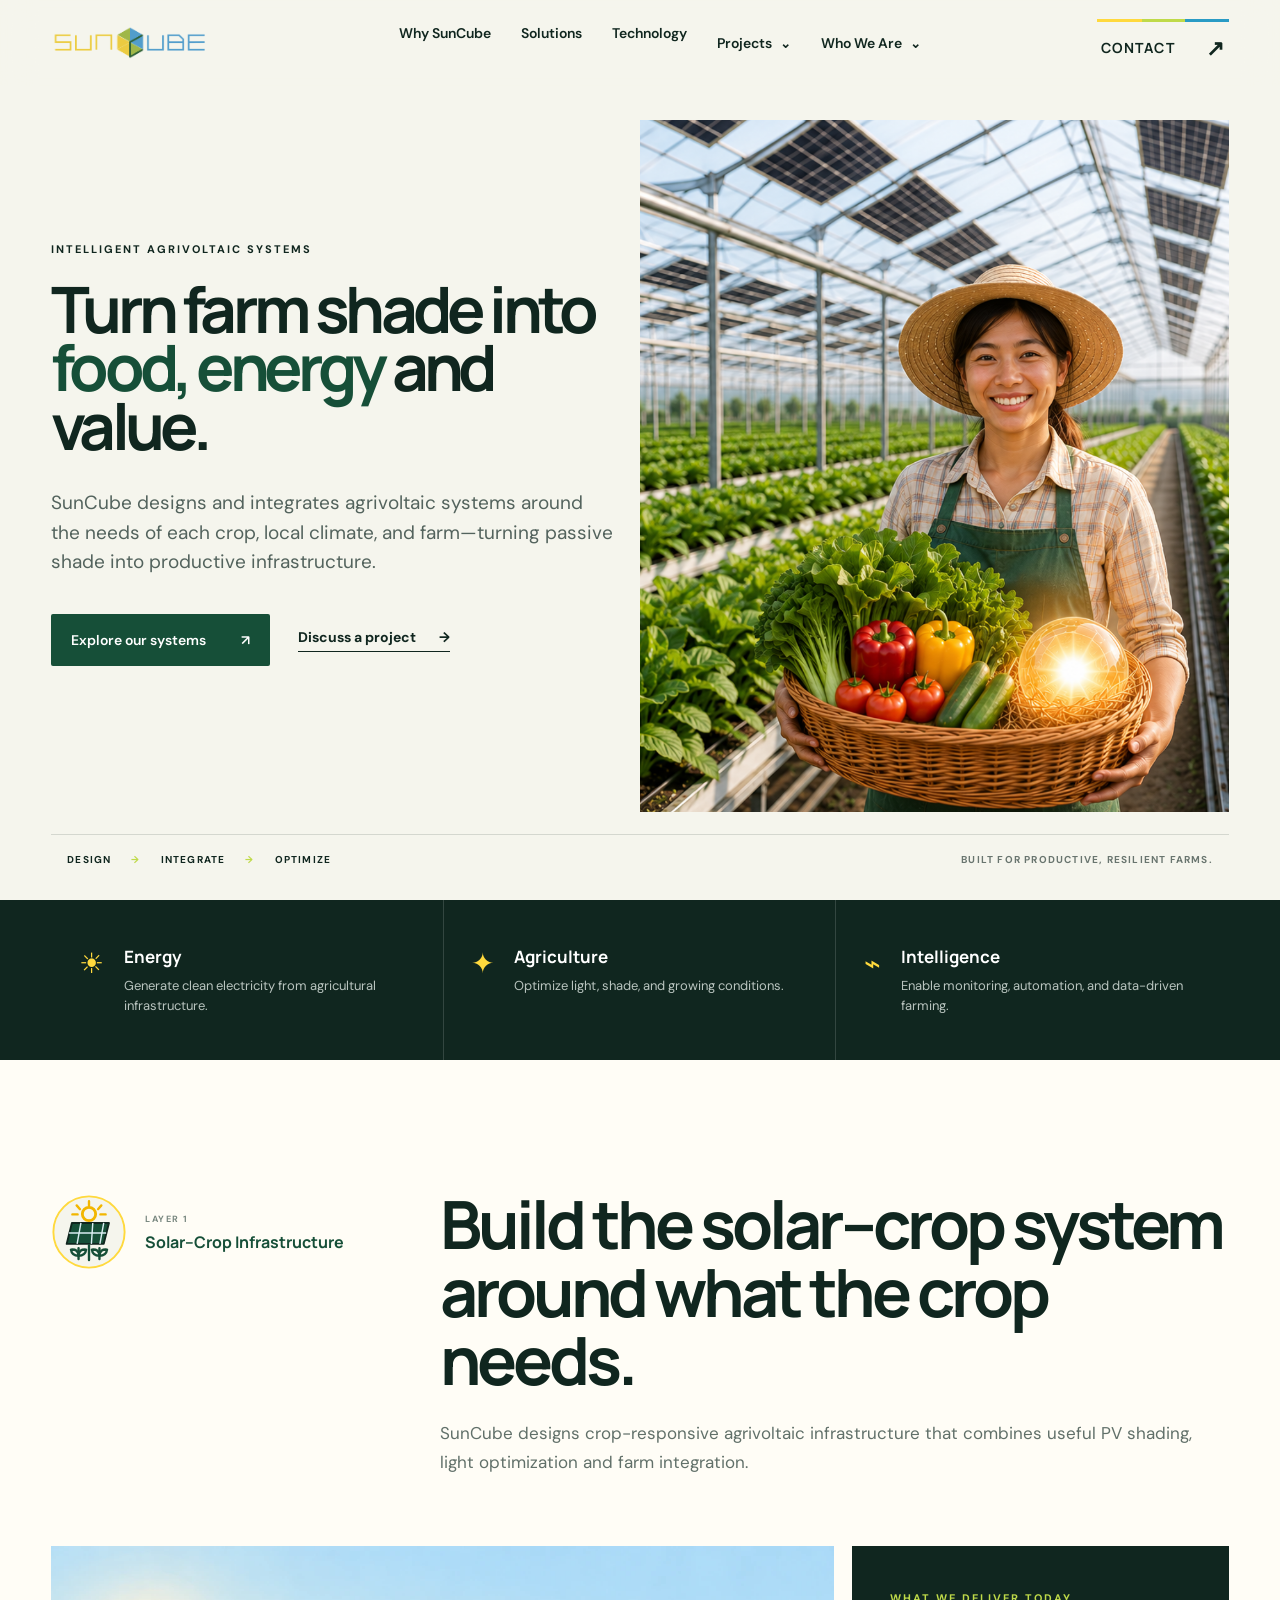
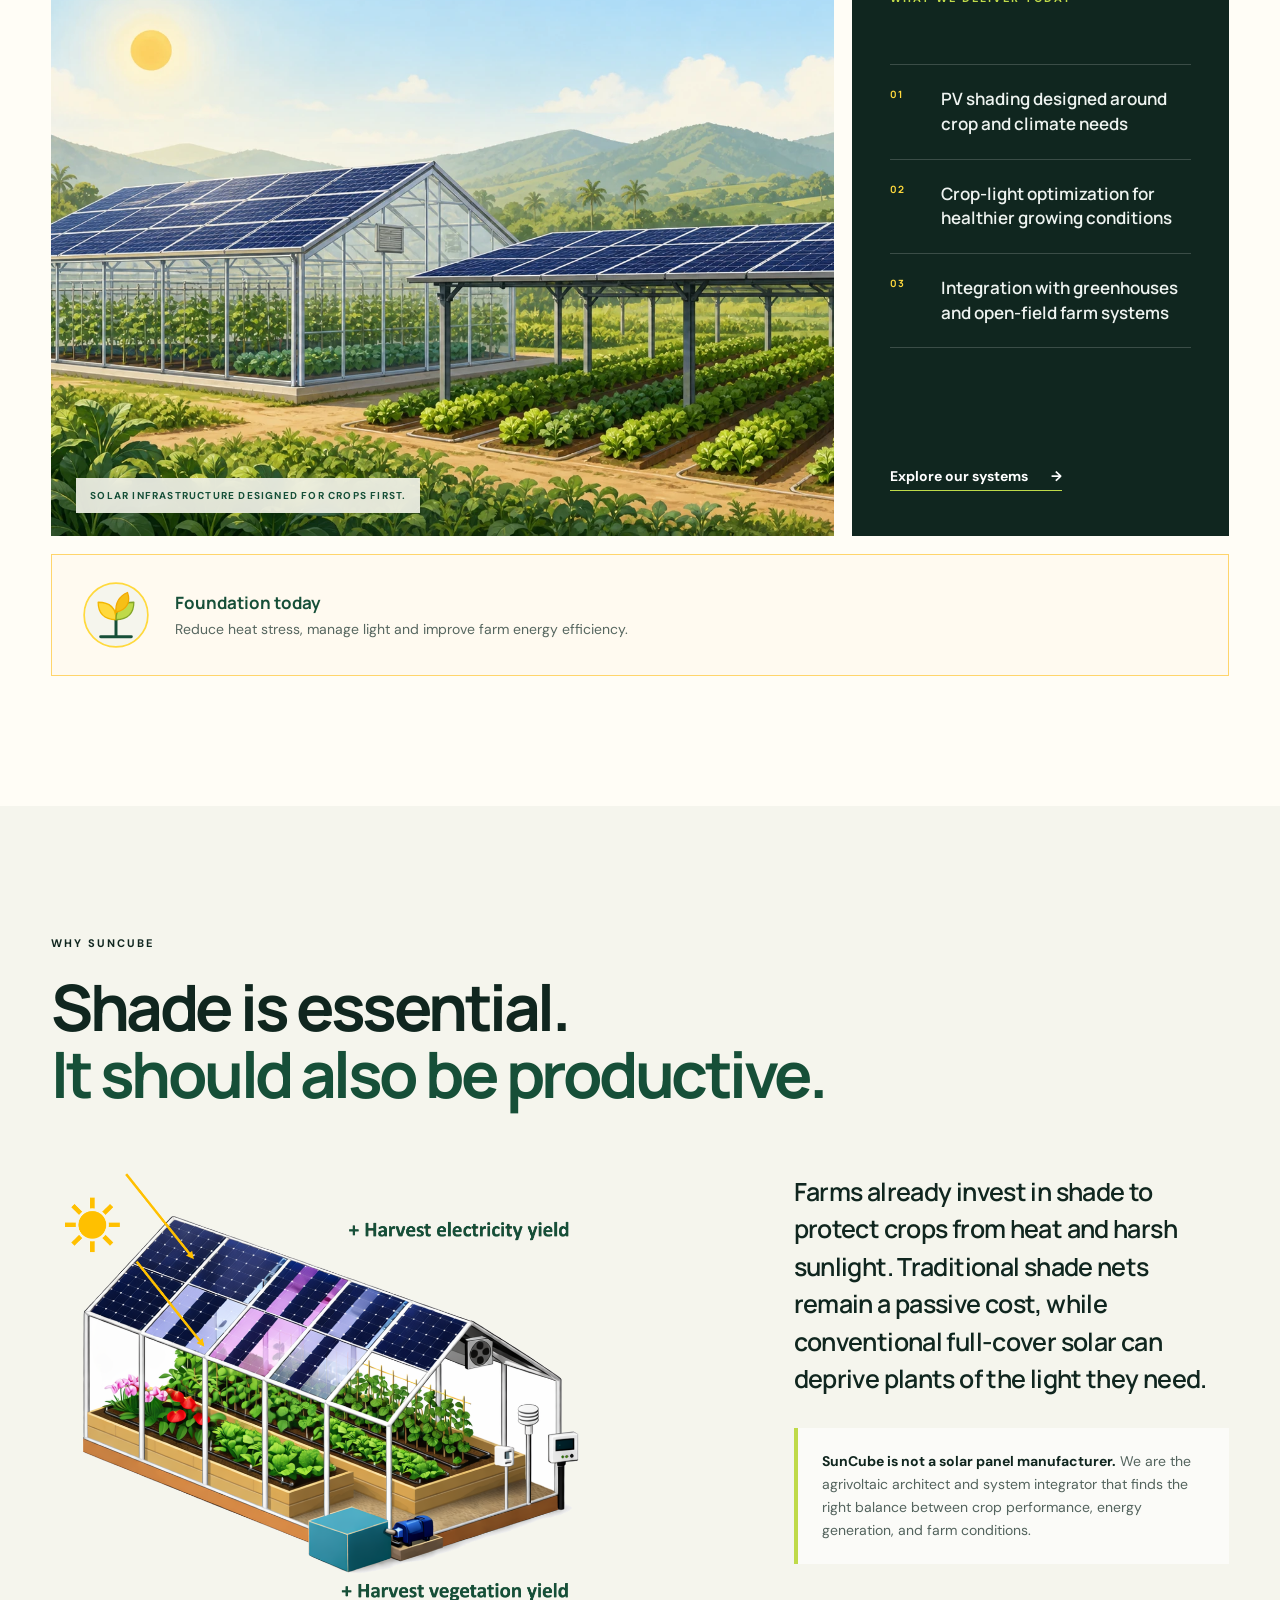
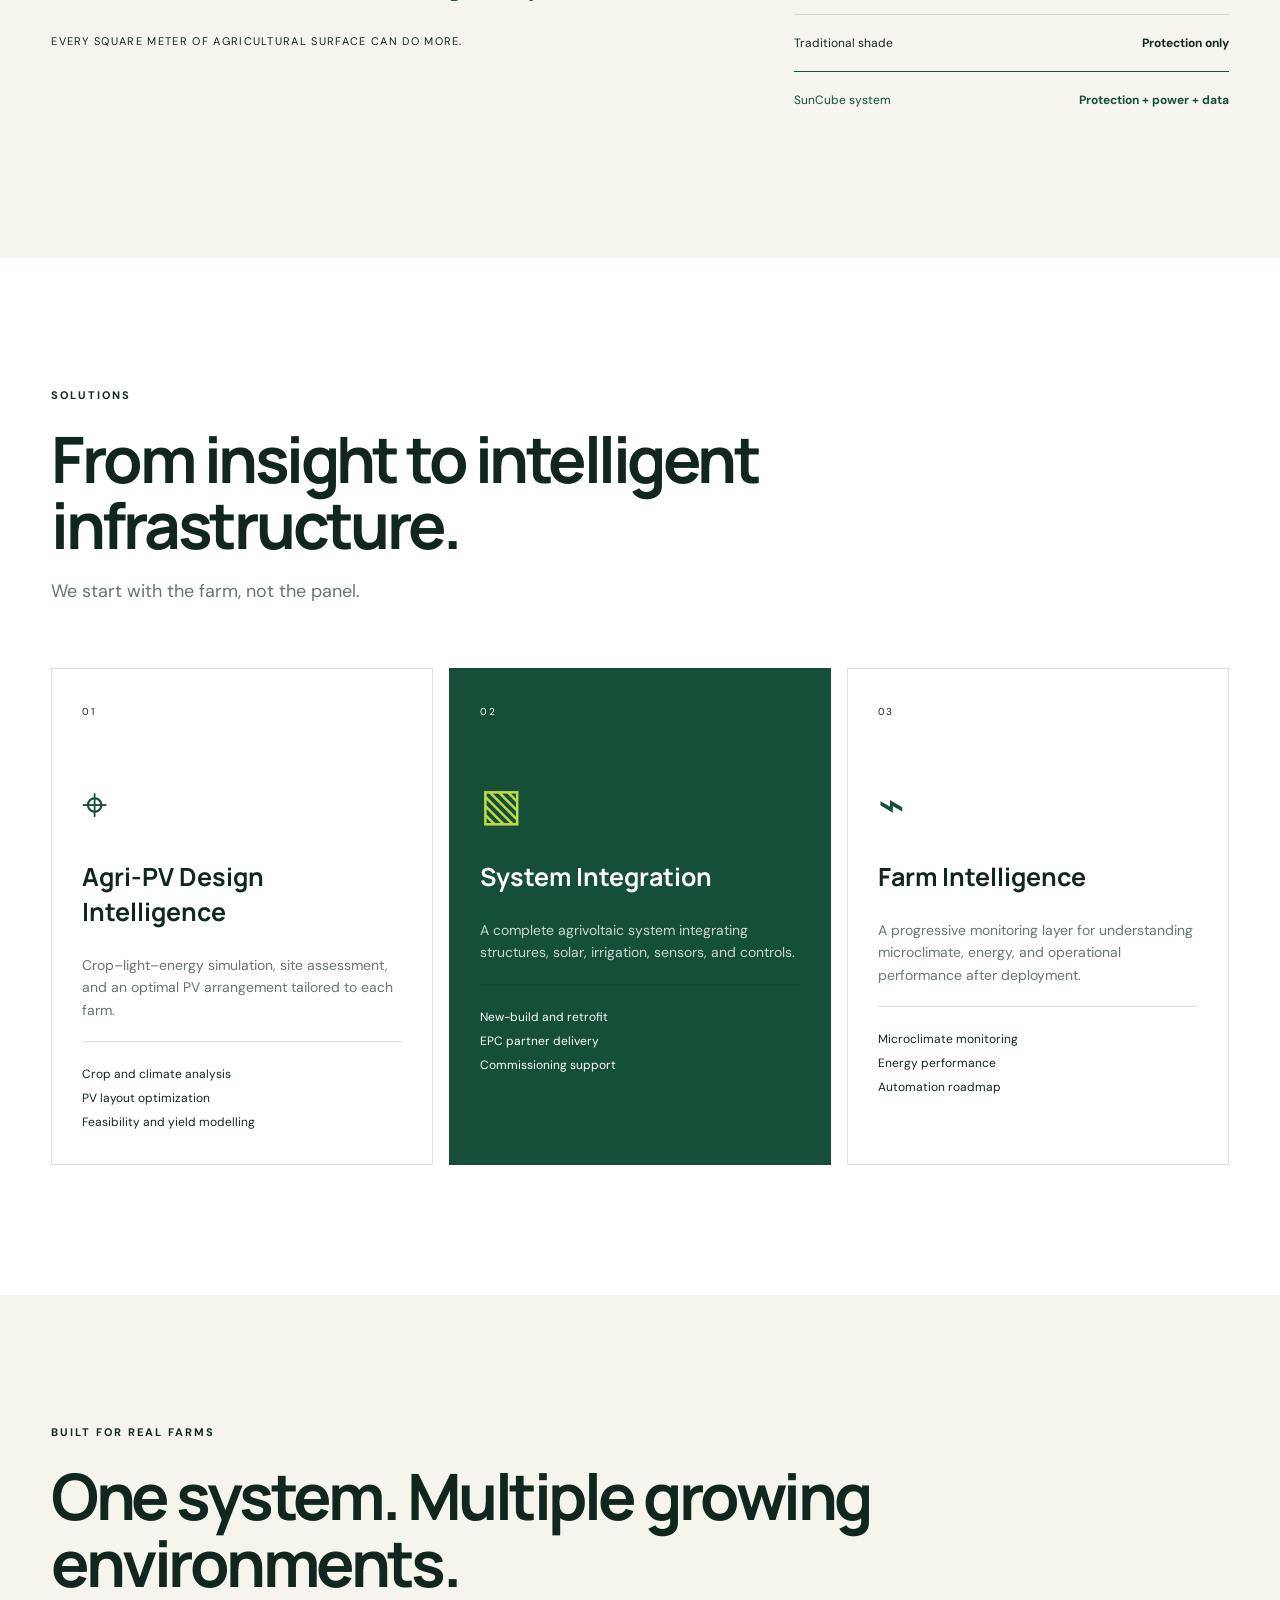
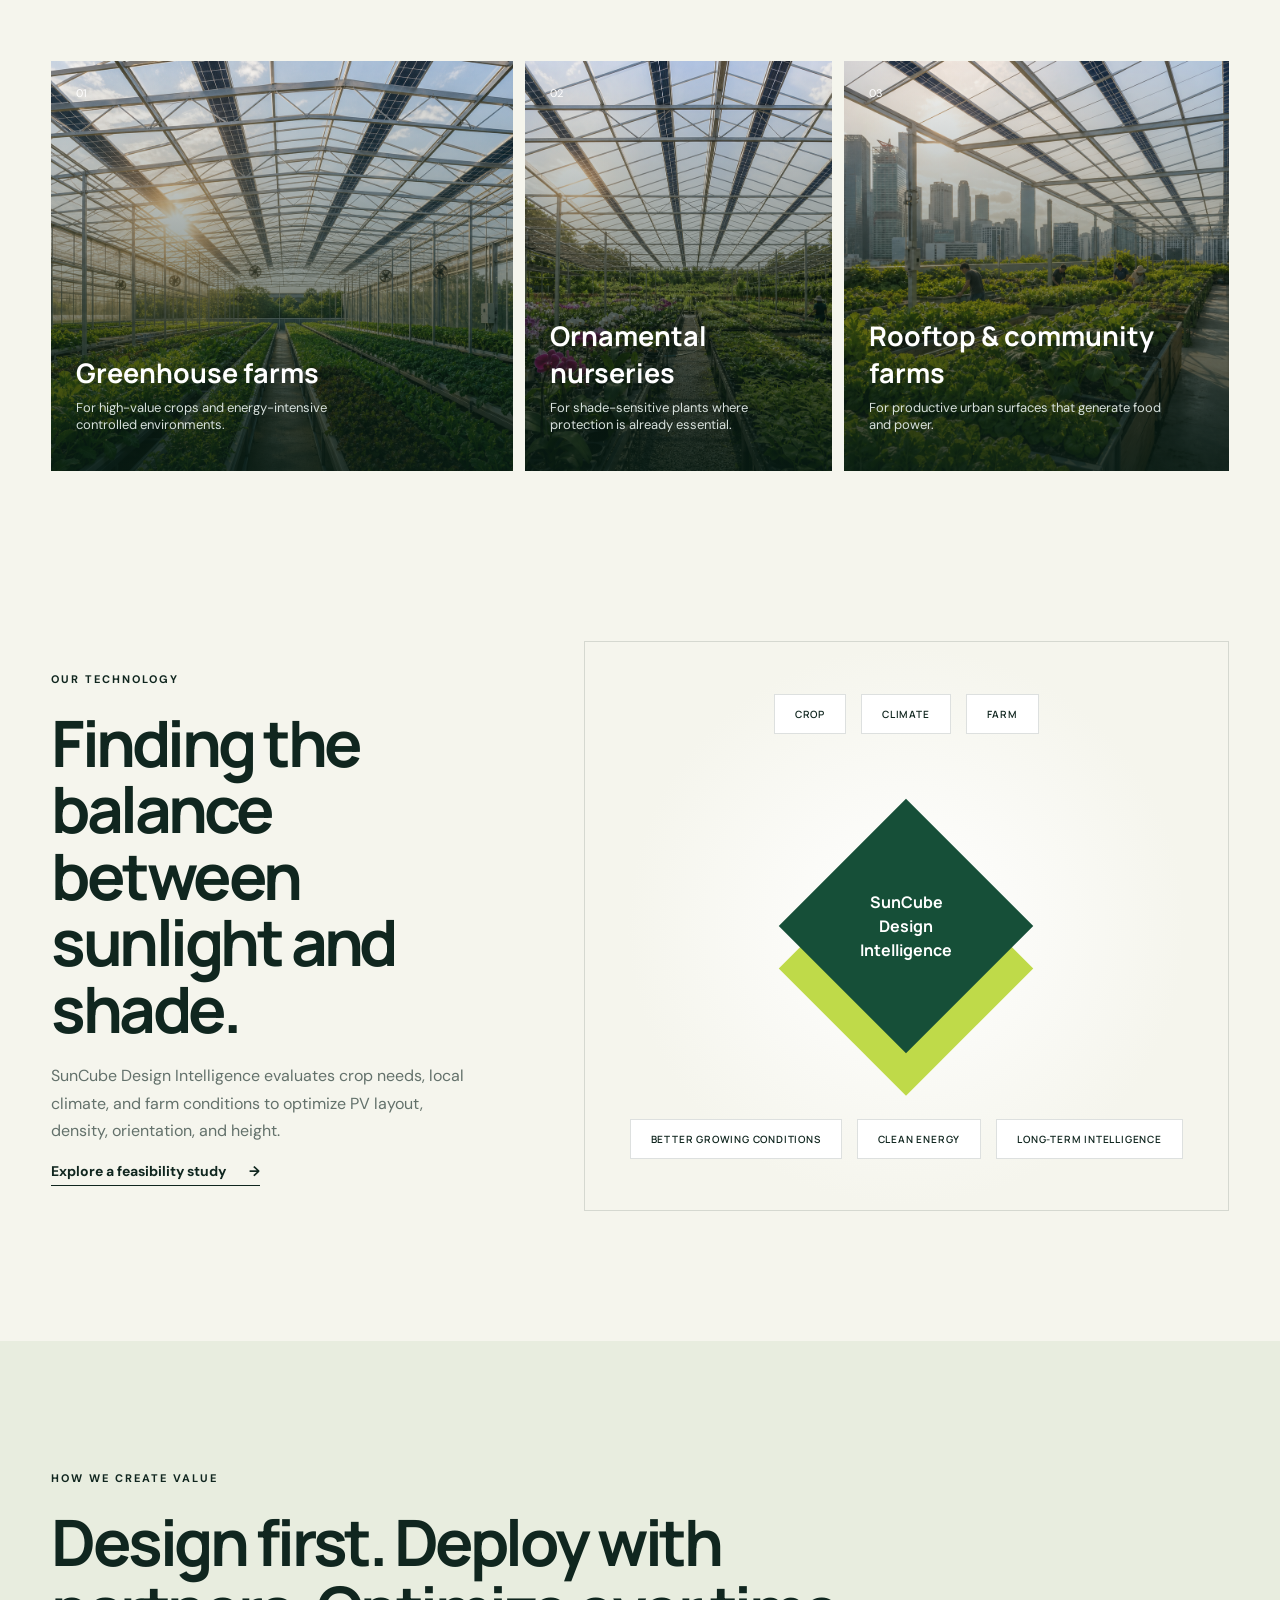
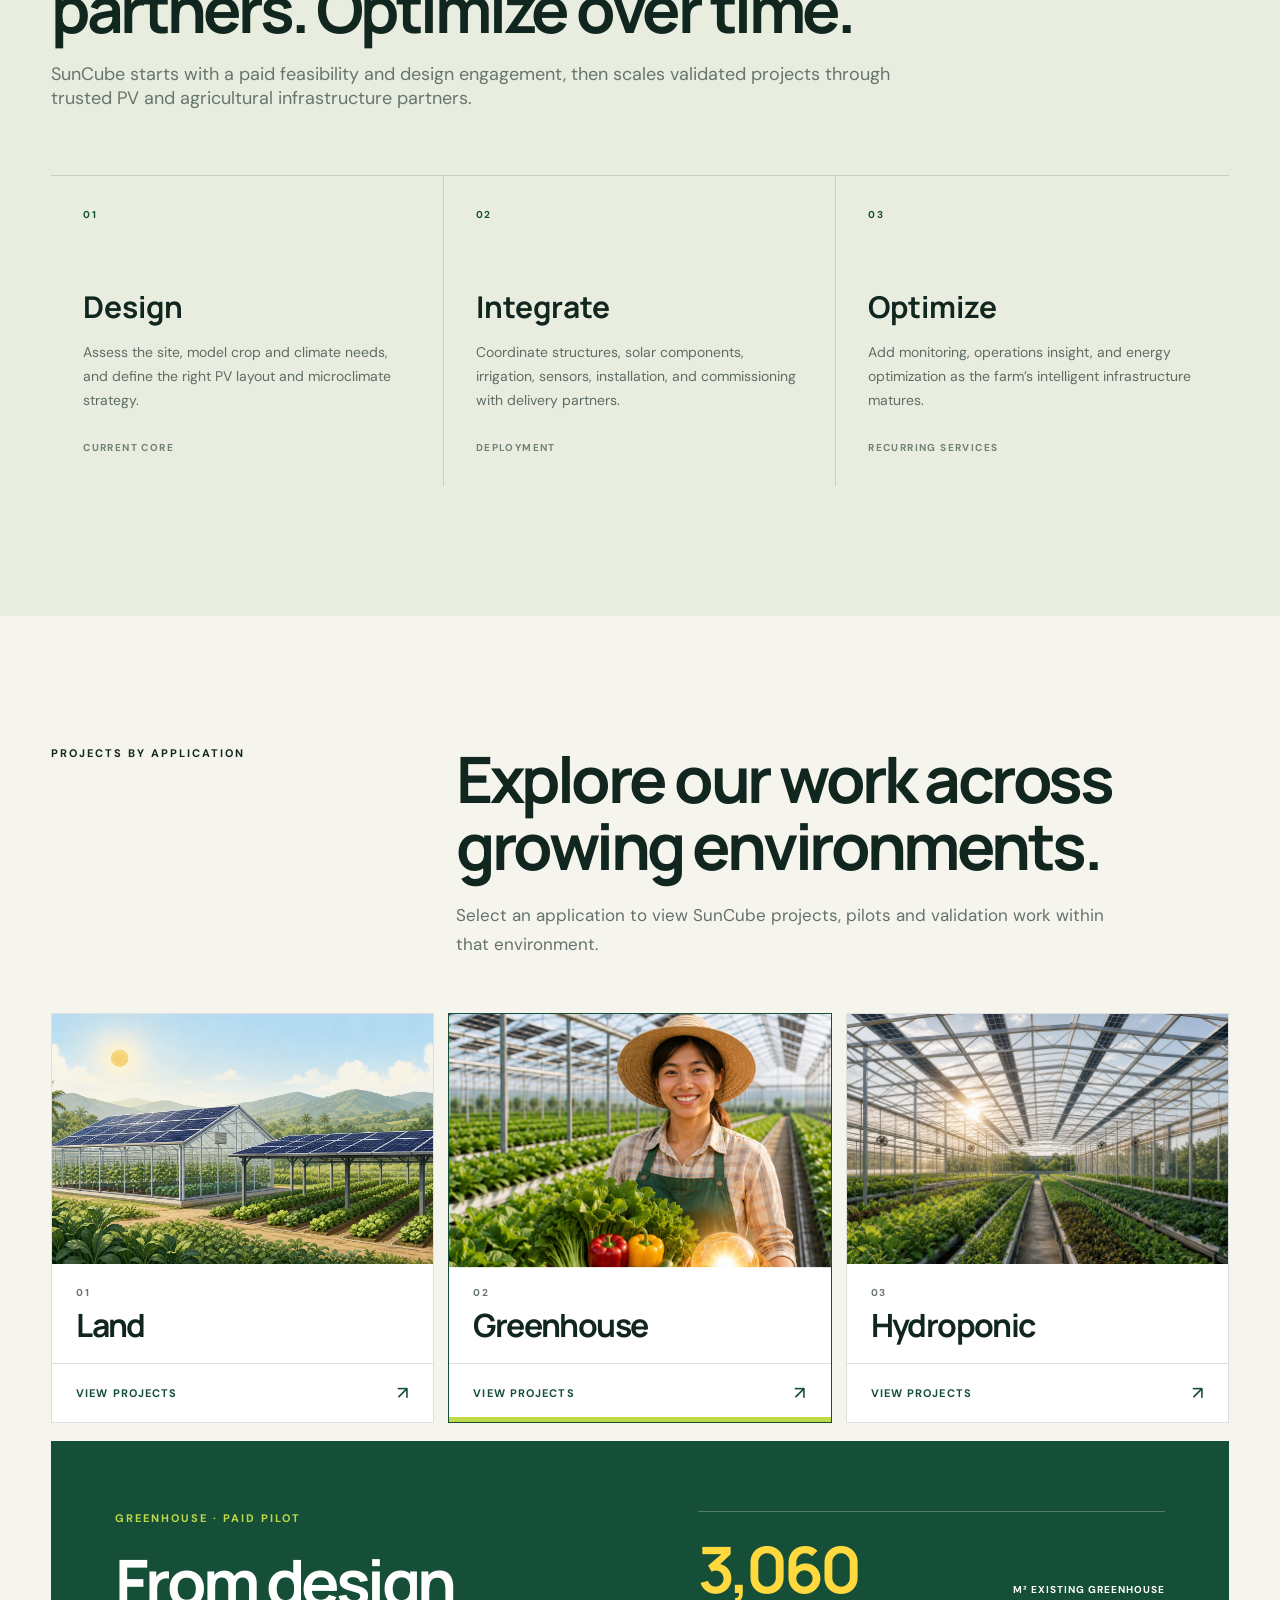
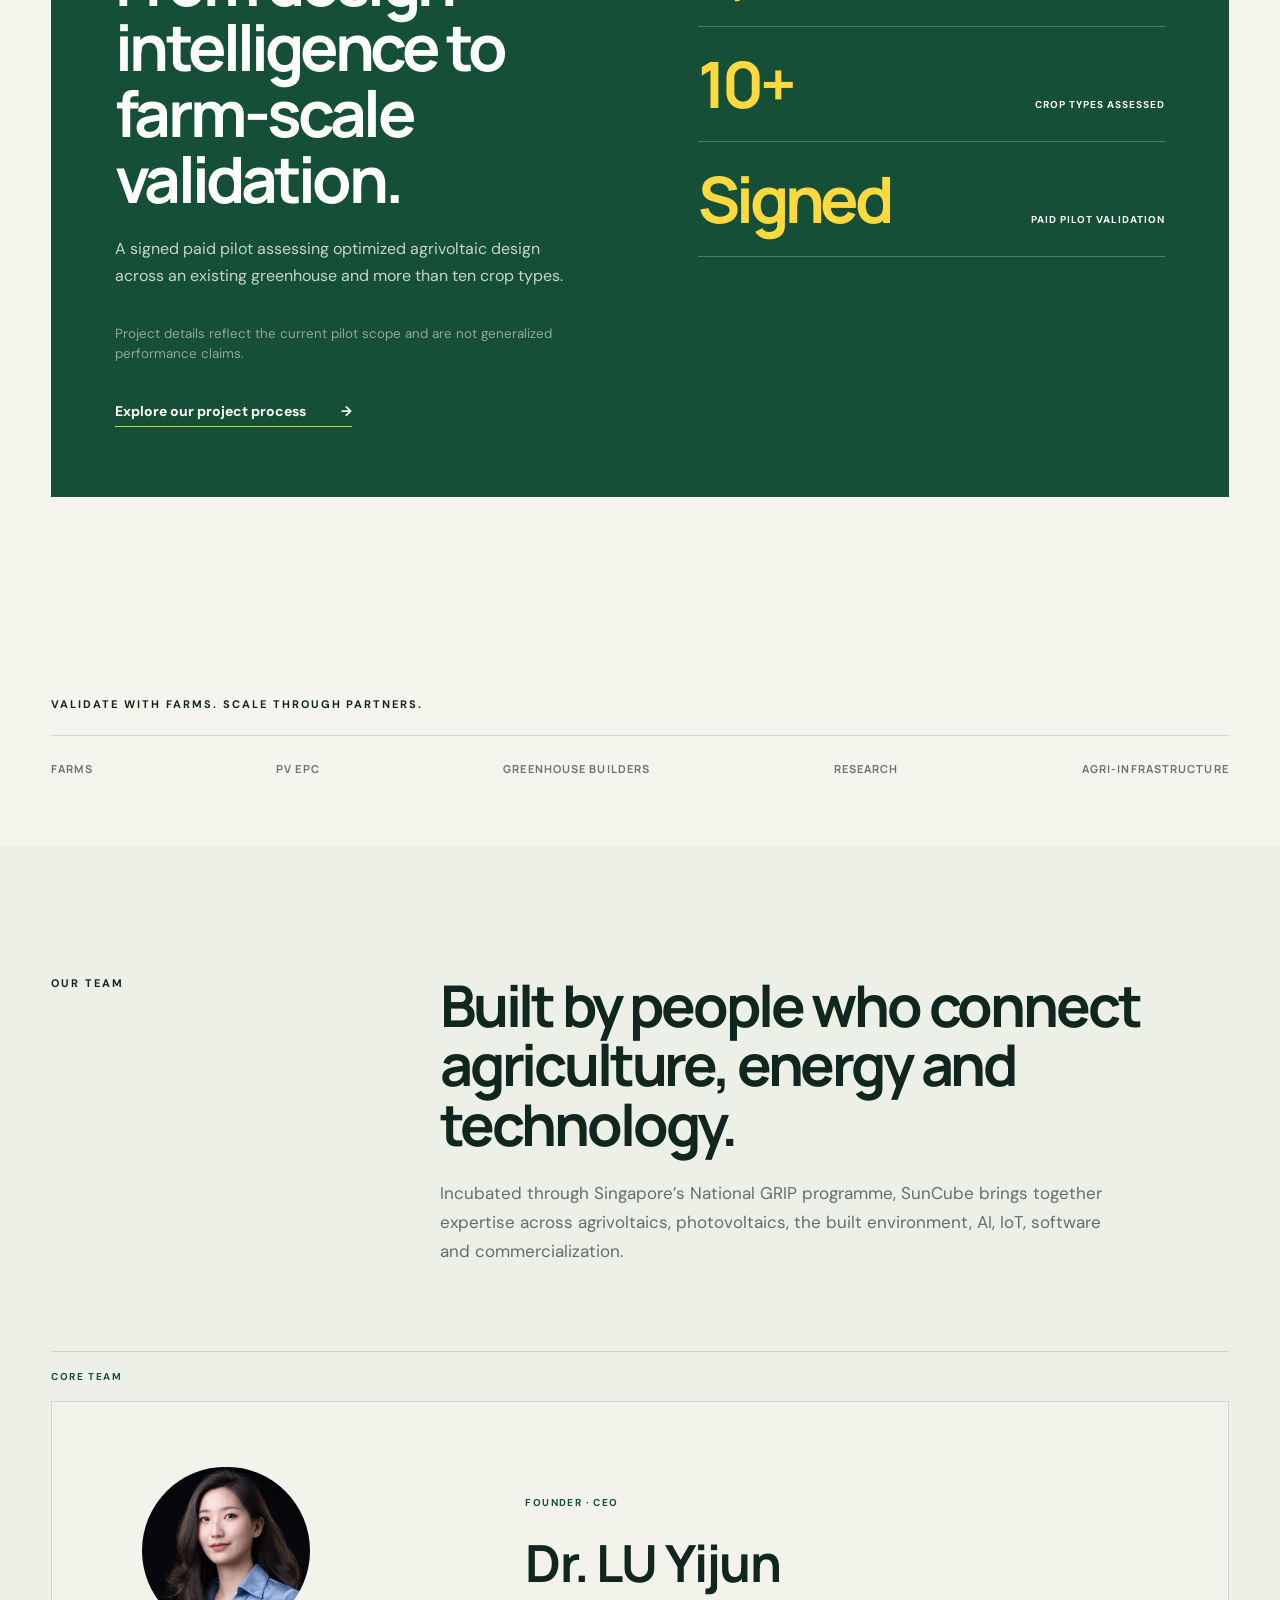
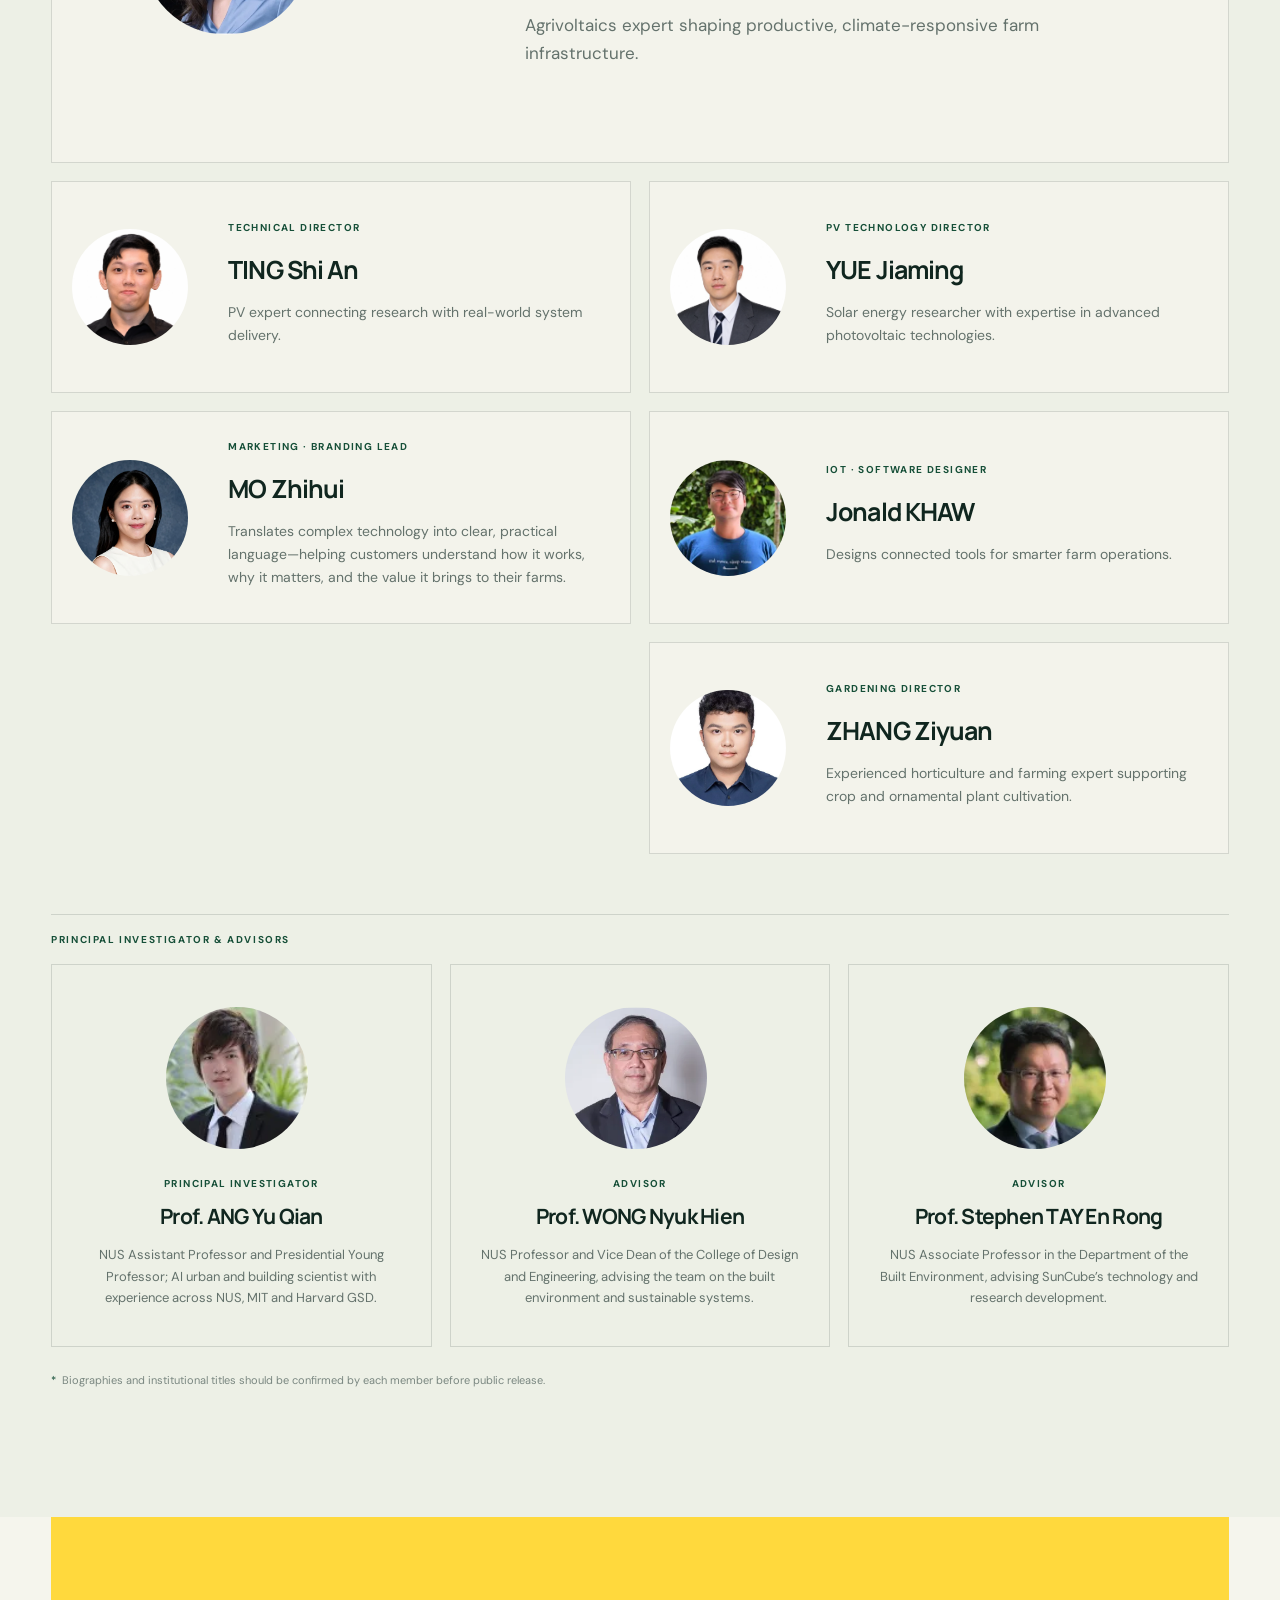
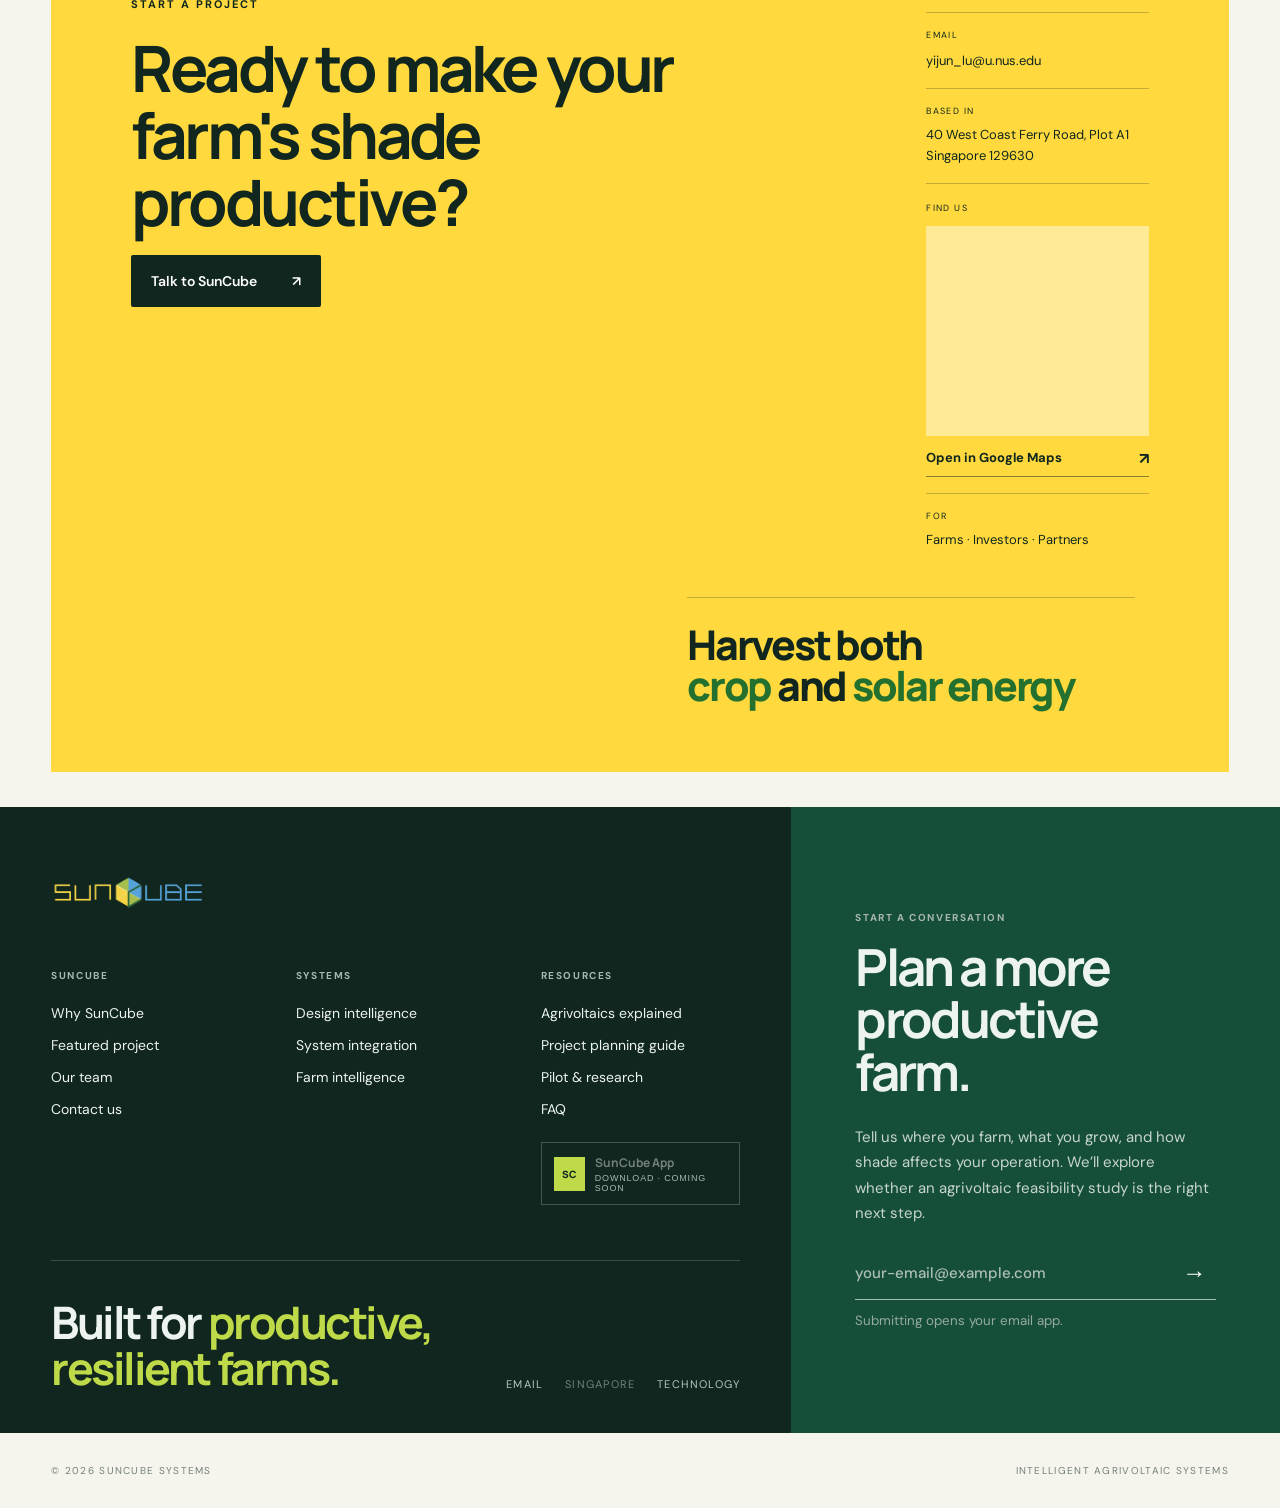
<file: index.html>
<!doctype html>
<html lang="en">
<head>
  <meta charset="UTF-8">
  <meta name="viewport" content="width=device-width, initial-scale=1.0">
  <meta name="description" content="SunCube designs intelligent agrivoltaic solutions that help farms optimize crop performance, generate clean energy, and build climate-responsive infrastructure.">
  <title>SunCube Agrivoltaics</title>
  <link rel="canonical" href="https://suncube.systems/">
  <link rel="icon" href="assets/brand/favicon-48.png" sizes="48x48" type="image/png">
  <link rel="apple-touch-icon" href="assets/brand/apple-touch-icon.png" sizes="180x180">
  <link rel="manifest" href="assets/brand/site.webmanifest">
  <meta name="theme-color" content="#15593f">
  <meta property="og:type" content="website">
  <meta property="og:site_name" content="SunCube Agrivoltaics">
  <meta property="og:title" content="SunCube Agrivoltaics">
  <meta property="og:description" content="Intelligent agrivoltaic solutions designed around crops, climate, and farm operations.">
  <meta property="og:url" content="https://suncube.systems/">
  <meta name="twitter:card" content="summary">
  <meta name="twitter:title" content="SunCube Agrivoltaics">
  <meta name="twitter:description" content="Intelligent agrivoltaic solutions designed around crops, climate, and farm operations.">
  <script type="application/ld+json">
    {
      "@context": "https://schema.org",
      "@type": "WebSite",
      "name": "SunCube Agrivoltaics",
      "alternateName": "SunCube",
      "url": "https://suncube.systems/"
    }
  </script>
  <script type="application/ld+json">
    {
      "@context": "https://schema.org",
      "@type": "Organization",
      "name": "SunCube Systems",
      "url": "https://suncube.systems/",
      "logo": "https://suncube.systems/Logo/LOGO-png3.png",
      "description": "SunCube designs intelligent agrivoltaic solutions around crops, climate, and farm operations.",
      "email": "yijun_lu@u.nus.edu",
      "address": {
        "@type": "PostalAddress",
        "streetAddress": "40 West Coast Ferry Road, Plot A1",
        "addressLocality": "Singapore",
        "postalCode": "129630",
        "addressCountry": "SG"
      }
    }
  </script>
  <link rel="preconnect" href="https://fonts.googleapis.com">
  <link rel="preconnect" href="https://fonts.gstatic.com" crossorigin>
  <link href="https://fonts.googleapis.com/css2?family=DM+Sans:wght@400;500;600&family=Manrope:wght@500;600;700;800&display=swap" rel="stylesheet">
  <link rel="stylesheet" href="styles.css?v=20260726-layer-one-business">
  <link rel="stylesheet" href="photo-settings.css?v=20260724-mo-down-5">
  <style>
    .hero-concept {
      display: block;
      width: 100%;
      height: 100%;
      object-fit: cover;
      object-position: center;
    }
    .hero-visual > :not(.hero-concept) { display: none; }
    @media (min-width: 901px) {
      .hero {
        position: relative;
        display: grid;
        grid-template-columns: 1fr;
        grid-template-rows: 1fr auto;
        min-height: 100vh;
        padding: 130px 4vw 34px;
        isolation: isolate;
      }
      .hero-visual {
        position: absolute;
        top: 120px;
        right: 4vw;
        bottom: 88px;
        left: 50%;
        min-height: 0;
        margin: 0;
        z-index: -1;
      }
      .hero-visual::after { display: none; }
      .hero-copy {
        width: min(44vw, 680px);
        max-width: none;
        align-self: center;
        padding: 50px 0 66px;
        z-index: 2;
      }
      .hero h1 { font-size: clamp(58px, 5vw, 84px); }
      .hero-intro { max-width: 610px; }
      .hero-concept {
        object-fit: cover;
        object-position: center;
        transform: none;
      }
      .farm-system { width: 49%; left: 48%; bottom: 7%; }
      .sun-orbit { right: -2%; top: -24%; }
      .system-label { z-index: 2; }
      .label-energy { left: 51%; top: 25%; }
      .label-data { right: 3%; top: 43%; }
      .label-crop { right: 3%; bottom: 9%; }
      .metric-card { z-index: 3; right: 4%; top: 22%; }
      .hero-footer {
        position: relative;
        z-index: 4;
        background: rgba(245,245,237,.86);
        backdrop-filter: blur(8px);
        padding: 18px 16px 0;
      }
    }
    @media (max-width: 900px) {
      .hero-concept { object-position: 68% center; }
    }
  </style>
</head>
<body>
  <header class="site-header">
    <a class="brand" href="#top" aria-label="SunCube home">
      <img src="Logo/LOGO-png3.png" alt="SunCube Systems">
    </a>
    <button class="menu-button" type="button" aria-label="Open menu" aria-expanded="false" aria-controls="mobile-menu"><span></span><span></span></button>
    <nav class="mobile-nav" id="mobile-menu" aria-label="Main navigation">
      <a href="#why">Why SunCube</a>
      <a href="#solutions">Solutions</a>
      <a href="#technology">Technology</a>
      <div class="nav-group">
        <button class="nav-group-toggle" type="button" aria-expanded="false" aria-controls="projects-menu">
          Projects <span aria-hidden="true">⌄</span>
        </button>
        <div class="nav-submenu" id="projects-menu">
          <a href="#projects" data-project-link="land">Land</a>
          <a href="#projects" data-project-link="greenhouse">Greenhouse</a>
          <a href="#projects" data-project-link="hydroponic">Hydroponic</a>
        </div>
      </div>
      <div class="nav-group">
        <button class="nav-group-toggle" type="button" aria-expanded="false" aria-controls="who-we-are-menu">
          Who We Are <span aria-hidden="true">⌄</span>
        </button>
        <div class="nav-submenu" id="who-we-are-menu">
          <a href="about.html">About Us</a>
          <a href="about.html#team">Our Team</a>
          <a href="about.html#partnership">Partnership</a>
        </div>
      </div>
      <a class="nav-contact-mobile" href="#contact">Contact <span>↗</span></a>
    </nav>
    <a class="header-contact" href="#contact">Contact <span>↗</span></a>
  </header>

  <main id="top">
    <section class="hero">
      <div class="hero-copy reveal">
        <p class="eyebrow">Intelligent agrivoltaic systems</p>
        <h1>Turn farm shade into <em>food, energy</em> and value.</h1>
        <p class="hero-intro">SunCube designs and integrates agrivoltaic systems around the needs of each crop, local climate, and farm—turning passive shade into productive infrastructure.</p>
        <div class="hero-actions">
          <a class="button" href="#solutions">Explore our systems <span>↗</span></a>
          <a class="text-link" href="project.html">Discuss a project <span>→</span></a>
        </div>
      </div>

      <div class="hero-visual reveal">
        <img class="hero-concept" src="assets/images/hero/hero.png?v=20260724" alt="Farmer holding fresh produce inside a SunCube agrivoltaic greenhouse with integrated solar panels">
        <div class="sun-orbit"><div class="sun"></div></div>
        <div class="system-label label-energy">01 / ENERGY</div>
        <div class="system-label label-crop">02 / CROP</div>
        <div class="system-label label-data">03 / INTELLIGENCE</div>
        <div class="farm-system">
          <div class="panel-row">
            <i></i><i></i><i></i><i></i><i></i>
          </div>
          <div class="beam beam-one"></div>
          <div class="beam beam-two"></div>
          <div class="frame frame-left"></div>
          <div class="frame frame-right"></div>
          <div class="crop-row">
            <span>♣</span><span>♣</span><span>♣</span><span>♣</span><span>♣</span>
          </div>
          <div class="ground"></div>
        </div>
        <div class="metric-card">
          <span>System objective</span>
          <strong>Balanced performance</strong>
          <div class="bars"><i></i><i></i><i></i></div>
          <small>Energy&nbsp;&nbsp;&nbsp; Crop&nbsp;&nbsp;&nbsp; Climate</small>
        </div>
      </div>

      <div class="hero-footer">
        <span>Design</span><b>→</b><span>Integrate</span><b>→</b><span>Optimize</span>
        <p>Built for productive, resilient farms.</p>
      </div>
    </section>

    <section class="value-strip" aria-label="Core values">
      <article><span>☀</span><div><h3>Energy</h3><p>Generate clean electricity from agricultural infrastructure.</p></div></article>
      <article><span>✦</span><div><h3>Agriculture</h3><p>Optimize light, shade, and growing conditions.</p></div></article>
      <article><span>⌁</span><div><h3>Intelligence</h3><p>Enable monitoring, automation, and data-driven farming.</p></div></article>
    </section>

    <section class="section business-layer" id="solar-crop-infrastructure" aria-labelledby="business-layer-title">
      <div class="business-layer-heading reveal">
        <div class="business-layer-label">
          <img src="assets/images/business/icon-solar-crop.svg" alt="">
          <p><span>Layer 1</span>Solar–Crop Infrastructure</p>
        </div>
        <div>
          <h2 id="business-layer-title">Build the solar–crop system around what the crop needs.</h2>
          <p>SunCube designs crop-responsive agrivoltaic infrastructure that combines useful PV shading, light optimization and farm integration.</p>
        </div>
      </div>

      <div class="business-layer-grid">
        <figure class="business-layer-visual reveal">
          <img src="assets/images/business/solar-crop-infrastructure-v1.webp" alt="SunCube solar-crop infrastructure combining a photovoltaic greenhouse and elevated solar shading over open-field crops">
          <figcaption>Solar infrastructure designed for crops first.</figcaption>
        </figure>

        <div class="business-capabilities reveal">
          <p class="eyebrow">What we deliver today</p>
          <ol>
            <li><span>01</span><p>PV shading designed around crop and climate needs</p></li>
            <li><span>02</span><p>Crop-light optimization for healthier growing conditions</p></li>
            <li><span>03</span><p>Integration with greenhouses and open-field farm systems</p></li>
          </ol>
          <a class="text-link" href="#solutions">Explore our systems <span>→</span></a>
        </div>
      </div>

      <div class="business-foundation reveal">
        <img src="assets/images/business/icon-crop-foundation.svg" alt="">
        <p><strong>Foundation today</strong><span>Reduce heat stress, manage light and improve farm energy efficiency.</span></p>
      </div>
    </section>

    <section class="section problem" id="why">
      <div class="section-heading reveal">
        <p class="eyebrow">Why SunCube</p>
        <h2>Shade is essential.<br><em>It should also be productive.</em></h2>
      </div>
      <div class="problem-grid">
        <div class="problem-image reveal">
          <img class="why-suncube-image" src="assets/images/why-suncube-transparent-v2.png?v=20260727-4" alt="SunCube agrivoltaic greenhouse increasing both electricity and vegetation yield">
          <p>Every square meter of agricultural surface can do more.</p>
        </div>
        <div class="problem-copy reveal">
          <p class="large-copy">Farms already invest in shade to protect crops from heat and harsh sunlight. Traditional shade nets remain a passive cost, while conventional full-cover solar can deprive plants of the light they need.</p>
          <p class="position-note"><strong>SunCube is not a solar panel manufacturer.</strong> We are the agrivoltaic architect and system integrator that finds the right balance between crop performance, energy generation, and farm conditions.</p>
          <div class="comparison">
            <div><span>Traditional shade</span><strong>Protection only</strong></div>
            <div class="active"><span>SunCube system</span><strong>Protection + power + data</strong></div>
          </div>
        </div>
      </div>
    </section>

    <section class="section solutions" id="solutions">
      <div class="section-heading reveal">
        <p class="eyebrow">Solutions</p>
        <h2>From insight to intelligent infrastructure.</h2>
        <p>We start with the farm, not the panel.</p>
      </div>
      <div class="solution-cards">
        <article class="reveal">
          <span class="number">01</span><div class="card-icon">⌖</div>
          <h3>Agri-PV Design Intelligence</h3>
          <p>Crop–light–energy simulation, site assessment, and an optimal PV arrangement tailored to each farm.</p>
          <ul><li>Crop and climate analysis</li><li>PV layout optimization</li><li>Feasibility and yield modelling</li></ul>
        </article>
        <article class="featured reveal">
          <span class="number">02</span><div class="card-icon">▧</div>
          <h3>System Integration</h3>
          <p>A complete agrivoltaic system integrating structures, solar, irrigation, sensors, and controls.</p>
          <ul><li>New-build and retrofit</li><li>EPC partner delivery</li><li>Commissioning support</li></ul>
        </article>
        <article class="reveal">
          <span class="number">03</span><div class="card-icon">⌁</div>
          <h3>Farm Intelligence</h3>
          <p>A progressive monitoring layer for understanding microclimate, energy, and operational performance after deployment.</p>
          <ul><li>Microclimate monitoring</li><li>Energy performance</li><li>Automation roadmap</li></ul>
        </article>
      </div>
    </section>

    <section class="section industries" id="applications">
      <div class="section-heading reveal"><p class="eyebrow">Built for real farms</p><h2>One system. Multiple growing environments.</h2></div>
      <div class="industry-grid">
        <article class="industry greenhouse reveal"><span>01</span><h3>Greenhouse farms</h3><p>For high-value crops and energy-intensive controlled environments.</p></article>
        <article class="industry nursery reveal"><span>02</span><h3>Ornamental nurseries</h3><p>For shade-sensitive plants where protection is already essential.</p></article>
        <article class="industry rooftop reveal"><span>03</span><h3>Rooftop & community farms</h3><p>For productive urban surfaces that generate food and power.</p></article>
      </div>
    </section>

    <section class="section technology" id="technology">
      <div class="tech-copy reveal">
        <p class="eyebrow">Our technology</p>
        <h2>Finding the balance between sunlight and shade.</h2>
        <p>SunCube Design Intelligence evaluates crop needs, local climate, and farm conditions to optimize PV layout, density, orientation, and height.</p>
        <a class="text-link" href="#contact">Explore a feasibility study <span>→</span></a>
      </div>
      <div class="tech-diagram reveal">
        <div class="input"><span>Crop</span><span>Climate</span><span>Farm</span></div>
        <div class="cube"><i></i><b>SunCube<br>Design<br>Intelligence</b></div>
        <div class="output"><span>Better growing conditions</span><span>Clean energy</span><span>Long-term intelligence</span></div>
      </div>
    </section>

    <section class="section delivery" id="delivery" aria-labelledby="delivery-title">
      <div class="section-heading reveal">
        <p class="eyebrow">How we create value</p>
        <h2 id="delivery-title">Design first. Deploy with partners. Optimize over time.</h2>
        <p>SunCube starts with a paid feasibility and design engagement, then scales validated projects through trusted PV and agricultural infrastructure partners.</p>
      </div>
      <div class="delivery-grid">
        <article class="reveal"><span>01</span><h3>Design</h3><p>Assess the site, model crop and climate needs, and define the right PV layout and microclimate strategy.</p><small>Current core</small></article>
        <article class="reveal"><span>02</span><h3>Integrate</h3><p>Coordinate structures, solar components, irrigation, sensors, installation, and commissioning with delivery partners.</p><small>Deployment</small></article>
        <article class="reveal"><span>03</span><h3>Optimize</h3><p>Add monitoring, operations insight, and energy optimization as the farm’s intelligent infrastructure matures.</p><small>Recurring services</small></article>
      </div>
    </section>

    <section class="section project-library" id="projects" aria-labelledby="projects-title">
      <div class="project-library-heading reveal">
        <p class="eyebrow">Projects by application</p>
        <h2 id="projects-title">Explore our work across growing environments.</h2>
        <p>Select an application to view SunCube projects, pilots and validation work within that environment.</p>
      </div>

      <div class="project-categories" role="tablist" aria-label="Project application types">
        <button class="project-category reveal" type="button" role="tab" id="project-tab-land" aria-controls="project-panel-land" aria-selected="false" data-project-category="land">
          <img src="assets/images/business/solar-crop-infrastructure-v1.webp" alt="Solar shading structures over open-field crops" loading="lazy">
          <span class="project-category-index">01</span>
          <span class="project-category-name">Land</span>
          <span class="project-category-action">View projects <b aria-hidden="true">↗</b></span>
        </button>
        <button class="project-category reveal is-active" type="button" role="tab" id="project-tab-greenhouse" aria-controls="project-panel-greenhouse" aria-selected="true" data-project-category="greenhouse">
          <img src="assets/images/hero/hero.png" alt="SunCube agrivoltaic greenhouse application" loading="lazy">
          <span class="project-category-index">02</span>
          <span class="project-category-name">Greenhouse</span>
          <span class="project-category-action">View projects <b aria-hidden="true">↗</b></span>
        </button>
        <button class="project-category reveal" type="button" role="tab" id="project-tab-hydroponic" aria-controls="project-panel-hydroponic" aria-selected="false" data-project-category="hydroponic">
          <img src="assets/images/greenhouse-farm.png" alt="Hydroponic crops growing beneath integrated solar panels" loading="lazy">
          <span class="project-category-index">03</span>
          <span class="project-category-name">Hydroponic</span>
          <span class="project-category-action">View projects <b aria-hidden="true">↗</b></span>
        </button>
      </div>

      <div class="project-results">
        <section class="project-panel" id="project-panel-land" role="tabpanel" aria-labelledby="project-tab-land" hidden>
          <div class="project-empty">
            <p class="eyebrow">Land projects</p>
            <h3>Land-based project portfolio in preparation.</h3>
            <p>Validated open-field and land-based project details will be added here as they are approved for public release.</p>
            <a class="text-link" href="project.html">Discuss a land project <span>→</span></a>
          </div>
        </section>

        <section class="project-panel is-active" id="project-panel-greenhouse" role="tabpanel" aria-labelledby="project-tab-greenhouse">
          <article class="project-case">
            <div class="project-case-copy">
              <p class="eyebrow light">Greenhouse · Paid pilot</p>
              <h3>From design intelligence to farm-scale validation.</h3>
              <p>A signed paid pilot assessing optimized agrivoltaic design across an existing greenhouse and more than ten crop types.</p>
              <small>Project details reflect the current pilot scope and are not generalized performance claims.</small>
              <a class="project-case-link" href="project.html">Explore our project process <span>→</span></a>
            </div>
            <div class="project-case-metrics">
              <div><strong>3,060</strong><span>m² existing greenhouse</span></div>
              <div><strong>10+</strong><span>crop types assessed</span></div>
              <div><strong>Signed</strong><span>paid pilot validation</span></div>
            </div>
          </article>
        </section>

        <section class="project-panel" id="project-panel-hydroponic" role="tabpanel" aria-labelledby="project-tab-hydroponic" hidden>
          <div class="project-empty">
            <p class="eyebrow">Hydroponic projects</p>
            <h3>Hydroponic project portfolio in preparation.</h3>
            <p>Hydroponic integration projects and validated results will be added here after project information is cleared for publication.</p>
            <a class="text-link" href="project.html">Discuss a hydroponic project <span>→</span></a>
          </div>
        </section>
      </div>
    </section>

    <section class="section partners" id="partnership">
      <p class="eyebrow">Validate with farms. Scale through partners.</p>
      <div class="partner-list"><span>FARMS</span><span>PV EPC</span><span>GREENHOUSE BUILDERS</span><span>RESEARCH</span><span>AGRI-INFRASTRUCTURE</span></div>
    </section>

    <section class="section team" id="team" aria-labelledby="team-title">
      <div class="team-heading reveal">
        <p class="eyebrow">Our team</p>
        <h2 id="team-title">Built by people who connect agriculture, energy and technology.</h2>
        <p>Incubated through Singapore’s National GRIP programme, SunCube brings together expertise across agrivoltaics, photovoltaics, the built environment, AI, IoT, software and commercialization.</p>
      </div>
      <p class="team-group-label">Core team</p>
      <div class="team-grid">
        <article class="team-member team-member-featured reveal">
          <div class="team-photo team-photo-image team-photo-linkedin" tabindex="0" role="link" aria-disabled="true" title="LinkedIn link coming soon">
            <img src="assets/images/team/lu-yijun.webp" alt="Dr. LU Yijun" loading="lazy">
            <div class="team-photo-bio">Combines more than ten years of sustainable architecture and design experience with agrivoltaic system innovation.</div>
          </div>
          <div class="team-member-copy">
            <p class="team-role">Founder · CEO</p>
            <h3>Dr. LU Yijun</h3>
            <p>Agrivoltaics expert shaping productive, climate-responsive farm infrastructure.</p>
          </div>
        </article>
        <article class="team-member reveal">
          <div class="team-photo team-photo-image team-photo-linkedin" tabindex="0" role="link" aria-disabled="true" title="LinkedIn link coming soon">
            <img src="assets/images/team/ting-shi-an-hd.webp?v=20260803" alt="TING Shi An" loading="lazy">
            <div class="team-photo-bio">Brings a NUS Built Environment PhD and over five years of academia–industry photovoltaic research.</div>
          </div>
          <div class="team-member-copy">
            <p class="team-role">Technical Director</p>
            <h3>TING Shi An</h3>
            <p>PV expert connecting research with real-world system delivery.</p>
          </div>
        </article>
        <article class="team-member reveal">
          <div class="team-photo team-photo-image team-photo-linkedin" tabindex="0" role="link" aria-disabled="true" title="LinkedIn link coming soon">
            <img src="assets/images/team/yue-jiaming-hd.webp?v=20260803" alt="YUE Jiaming" loading="lazy">
            <div class="team-photo-bio">NUS PhD and solar energy researcher specializing in advanced photovoltaic technologies.</div>
          </div>
          <div class="team-member-copy">
            <p class="team-role">PV Technology Director</p>
            <h3>YUE Jiaming</h3>
            <p>Solar energy researcher with expertise in advanced photovoltaic technologies.</p>
          </div>
        </article>
        <article class="team-member reveal">
          <div class="team-photo team-photo-image team-photo-portrait team-photo-linkedin" tabindex="0" role="link" aria-disabled="true" title="LinkedIn link coming soon">
            <span class="team-photo-crop"><img src="assets/images/team/mo-zhihui.webp?v=20260724" alt="MO Zhihui" loading="lazy"></span>
            <div class="team-photo-bio">Bridges SunCube’s technical team and its customers—turning complex agrivoltaic concepts into clear, practical language for real farm decisions.</div>
          </div>
          <div class="team-member-copy">
            <p class="team-role">Marketing · Branding Lead</p>
            <h3>MO Zhihui</h3>
            <p>Translates complex technology into clear, practical language—helping customers understand how it works, why it matters, and the value it brings to their farms.</p>
          </div>
        </article>
        <article class="team-member reveal">
          <div class="team-photo team-photo-image team-photo-linkedin" tabindex="0" role="link" aria-disabled="true" title="LinkedIn link coming soon">
            <img src="assets/images/team/jonald-khaw.webp" alt="Jonald KHAW" loading="lazy">
            <div class="team-photo-bio">Connects sensing, monitoring and software into an intuitive experience for future intelligent farm operations.</div>
          </div>
          <div class="team-member-copy">
            <p class="team-role">IoT · Software Designer</p>
            <h3>Jonald KHAW</h3>
            <p>Designs connected tools for smarter farm operations.</p>
          </div>
        </article>
        <article class="team-member team-member-gardening reveal">
          <div class="team-photo team-photo-image" tabindex="0">
            <img src="assets/images/team/zhang-ziyuan.webp?v=20260826" alt="ZHANG Ziyuan" loading="lazy">
            <div class="team-photo-bio">Brings hands-on horticulture and farming experience to crop planning, ornamental cultivation and practical growing decisions.</div>
          </div>
          <div class="team-member-copy">
            <p class="team-role">Gardening Director</p>
            <h3>ZHANG Ziyuan</h3>
            <p>Experienced horticulture and farming expert supporting crop and ornamental plant cultivation.</p>
          </div>
        </article>
      </div>
      <p class="team-group-label team-group-label-secondary">Principal investigator &amp; advisors</p>
      <div class="team-grid team-grid-advisors">
        <article class="team-member team-member-advisor reveal">
          <div class="team-photo team-photo-image"><img src="assets/images/team/ang-yu-qian.webp" alt="Prof. ANG Yu Qian" loading="lazy"></div>
          <div class="team-member-copy">
            <p class="team-role">Principal Investigator</p>
            <h3>Prof. ANG Yu Qian</h3>
            <p>NUS Assistant Professor and Presidential Young Professor; AI urban and building scientist with experience across NUS, MIT and Harvard GSD.</p>
          </div>
        </article>
        <article class="team-member team-member-advisor reveal">
          <div class="team-photo team-photo-image"><img src="assets/images/team/wong-nyuk-hien.webp" alt="Prof. WONG Nyuk Hien" loading="lazy"></div>
          <div class="team-member-copy">
            <p class="team-role">Advisor</p>
            <h3>Prof. WONG Nyuk Hien</h3>
            <p>NUS Professor and Vice Dean of the College of Design and Engineering, advising the team on the built environment and sustainable systems.</p>
          </div>
        </article>
        <article class="team-member team-member-advisor reveal">
          <div class="team-photo team-photo-image"><img src="assets/images/team/stephen-tay-en-rong.webp" alt="Prof. Stephen TAY En Rong" loading="lazy"></div>
          <div class="team-member-copy">
            <p class="team-role">Advisor</p>
            <h3>Prof. Stephen TAY En Rong</h3>
            <p>NUS Associate Professor in the Department of the Built Environment, advising SunCube’s technology and research development.</p>
          </div>
        </article>
      </div>
      <p class="team-note">Biographies and institutional titles should be confirmed by each member before public release.</p>
    </section>

    <section class="contact" id="contact">
      <div class="contact-main reveal">
        <p class="eyebrow">Start a project</p>
        <h2>Ready to make your farm's shade productive?</h2>
        <a class="button button-dark" href="mailto:yijun_lu@u.nus.edu">Talk to SunCube <span>↗</span></a>
      </div>
      <div class="contact-details">
        <div><span>Email</span><a href="mailto:yijun_lu@u.nus.edu">yijun_lu@u.nus.edu</a></div>
        <div><span>Based in</span><p>40 West Coast Ferry Road, Plot A1<br>Singapore 129630</p></div>
        <div class="contact-map">
          <span>Find us</span>
          <iframe
            title="Find SunCube at 40 West Coast Ferry Road, Singapore"
            src="https://www.google.com/maps?q=40%20West%20Coast%20Ferry%20Road%2C%20Plot%20A1%2C%20Singapore%20129630&amp;output=embed"
            loading="lazy"
            referrerpolicy="no-referrer-when-downgrade"
            allowfullscreen>
          </iframe>
          <a href="https://www.google.com/maps/search/?api=1&amp;query=40%20West%20Coast%20Ferry%20Road%2C%20Plot%20A1%2C%20Singapore%20129630" target="_blank" rel="noopener">Open in Google Maps <span aria-hidden="true">↗</span></a>
        </div>
        <div><span>For</span><p>Farms · Investors · Partners</p></div>
      </div>
      <div class="contact-tagline reveal" aria-label="SunCube promise">
        <p>Harvest both<br><span>crop</span> and <span>solar energy</span></p>
      </div>
    </section>
  </main>

  <footer class="site-footer">
    <div class="footer-main">
      <div class="footer-directory">
        <a class="footer-brand" href="#top" aria-label="SunCube home"><img src="Logo/LOGO-png3.png" alt="SunCube Systems"></a>
        <div class="footer-columns">
          <div class="footer-column">
            <p>SunCube</p>
            <a href="#why">Why SunCube</a>
            <a href="#projects">Featured project</a>
            <a href="#team">Our team</a>
            <a href="#contact">Contact us</a>
          </div>
          <div class="footer-column">
            <p>Systems</p>
            <a href="#solutions">Design intelligence</a>
            <a href="#solutions">System integration</a>
            <a href="#delivery">Farm intelligence</a>
          </div>
          <div class="footer-column">
            <p>Resources</p>
            <a href="#technology">Agrivoltaics explained</a>
            <a href="#delivery">Project planning guide</a>
            <a href="#projects">Pilot &amp; research</a>
            <a href="#contact">FAQ</a>
            <button class="app-download" id="app-download-button" type="button" aria-haspopup="dialog">
              <span class="app-mark">SC</span>
              <span><strong>SunCube App</strong><small>Download · Coming soon</small></span>
            </button>
          </div>
        </div>
        <div class="footer-connect">
          <h2>Built for <span>productive,</span><br><span>resilient farms.</span></h2>
          <div class="footer-meta"><a href="mailto:yijun_lu@u.nus.edu">Email</a><span>Singapore</span><a href="#technology">Technology</a></div>
        </div>
      </div>

      <aside class="footer-cta" aria-labelledby="footer-cta-title">
        <p class="eyebrow">Start a conversation</p>
        <h2 id="footer-cta-title">Plan a more productive farm.</h2>
        <p>Tell us where you farm, what you grow, and how shade affects your operation. We’ll explore whether an agrivoltaic feasibility study is the right next step.</p>
        <form class="footer-form" id="project-email-form">
          <label class="sr-only" for="project-email">Your email address</label>
          <input id="project-email" name="email" type="email" autocomplete="email" placeholder="your-email@example.com" required>
          <button type="submit" aria-label="Start a project conversation">→</button>
        </form>
        <small>Submitting opens your email app.</small>
      </aside>
    </div>
    <div class="footer-legal"><span>© 2026 SunCube Systems</span><span>Intelligent Agrivoltaic Systems</span></div>
  </footer>
  <dialog class="app-dialog" id="app-dialog" aria-labelledby="app-dialog-title">
    <button class="app-dialog-close" type="button" aria-label="Close">×</button>
    <span class="app-dialog-mark">SC</span>
    <p class="eyebrow">SunCube App</p>
    <h2 id="app-dialog-title">Coming soon.</h2>
    <p>Farm monitoring, energy insights, and intelligent operations are part of the SunCube roadmap.</p>
    <a href="mailto:yijun_lu@u.nus.edu?subject=SunCube%20App%20updates">Ask about product updates <span>→</span></a>
  </dialog>
  <script src="script.js?v=20260908-project-menu"></script>
</body>
</html>
</file>
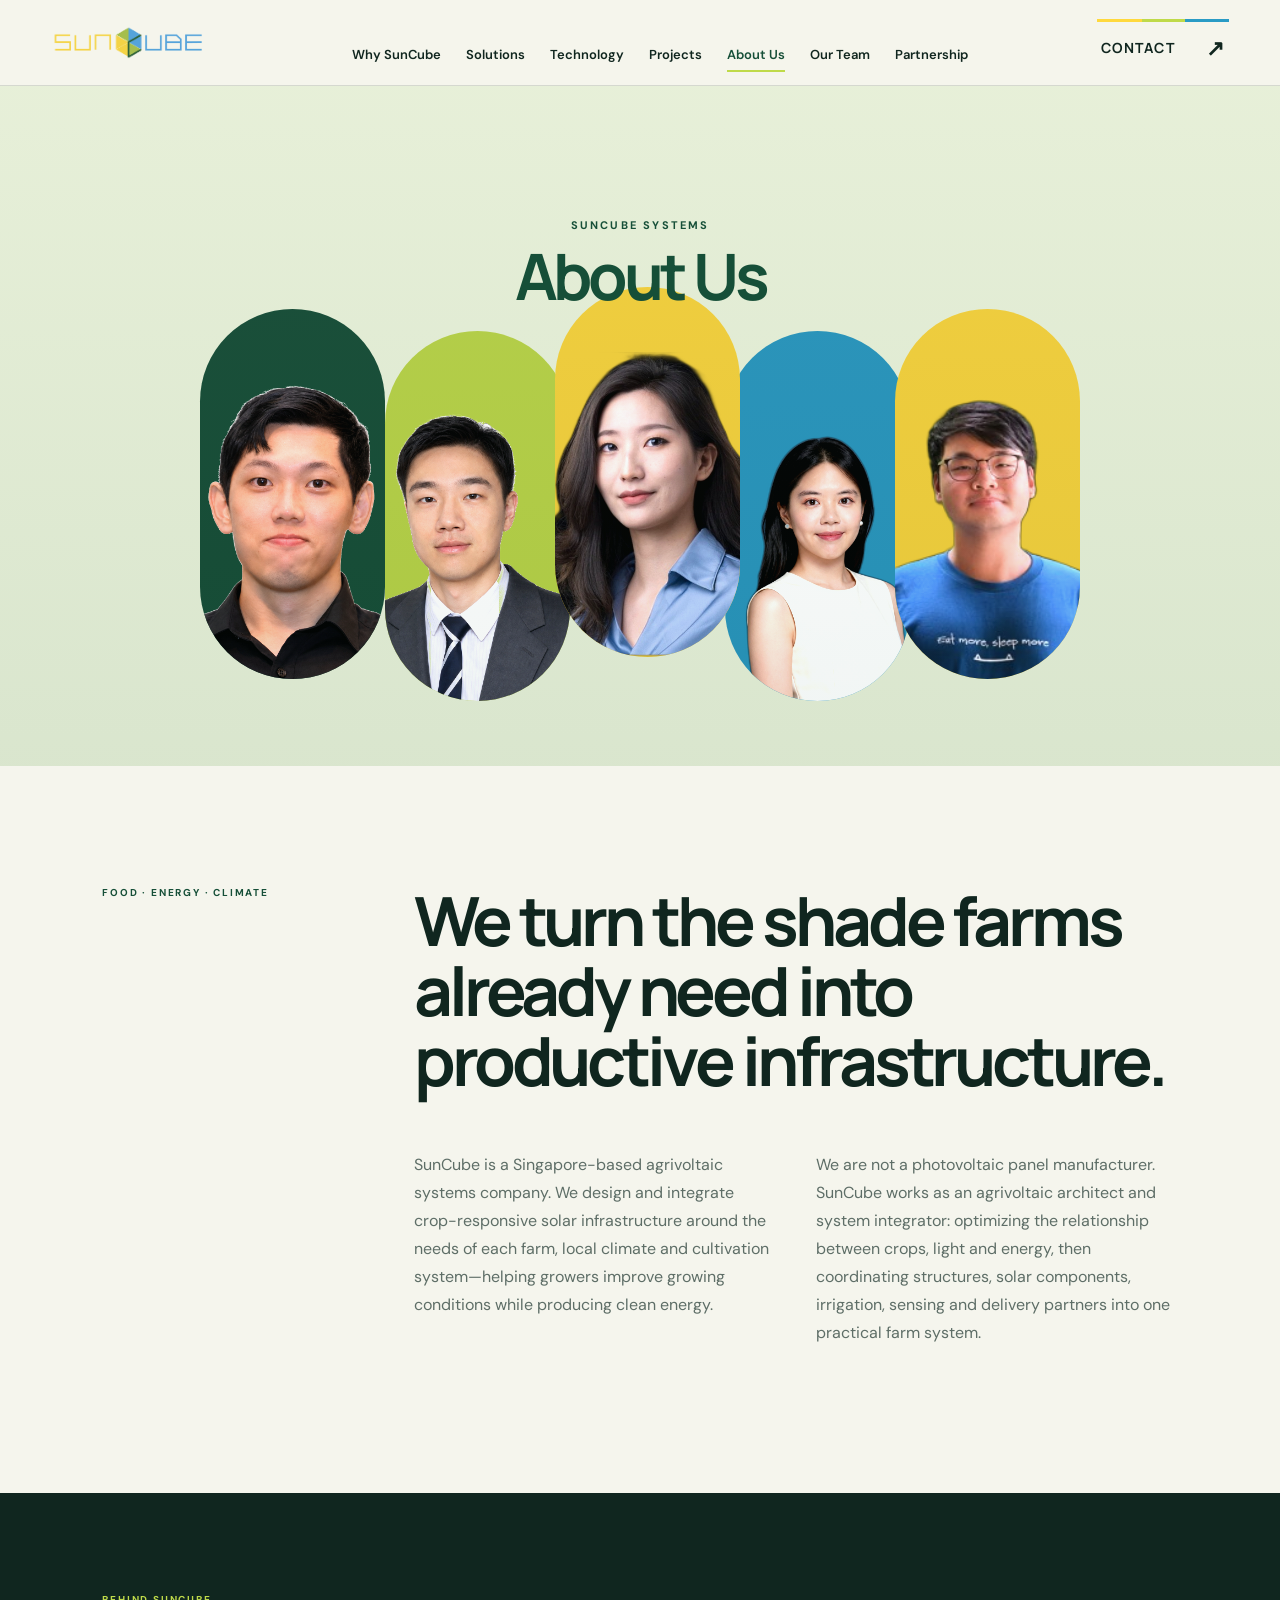
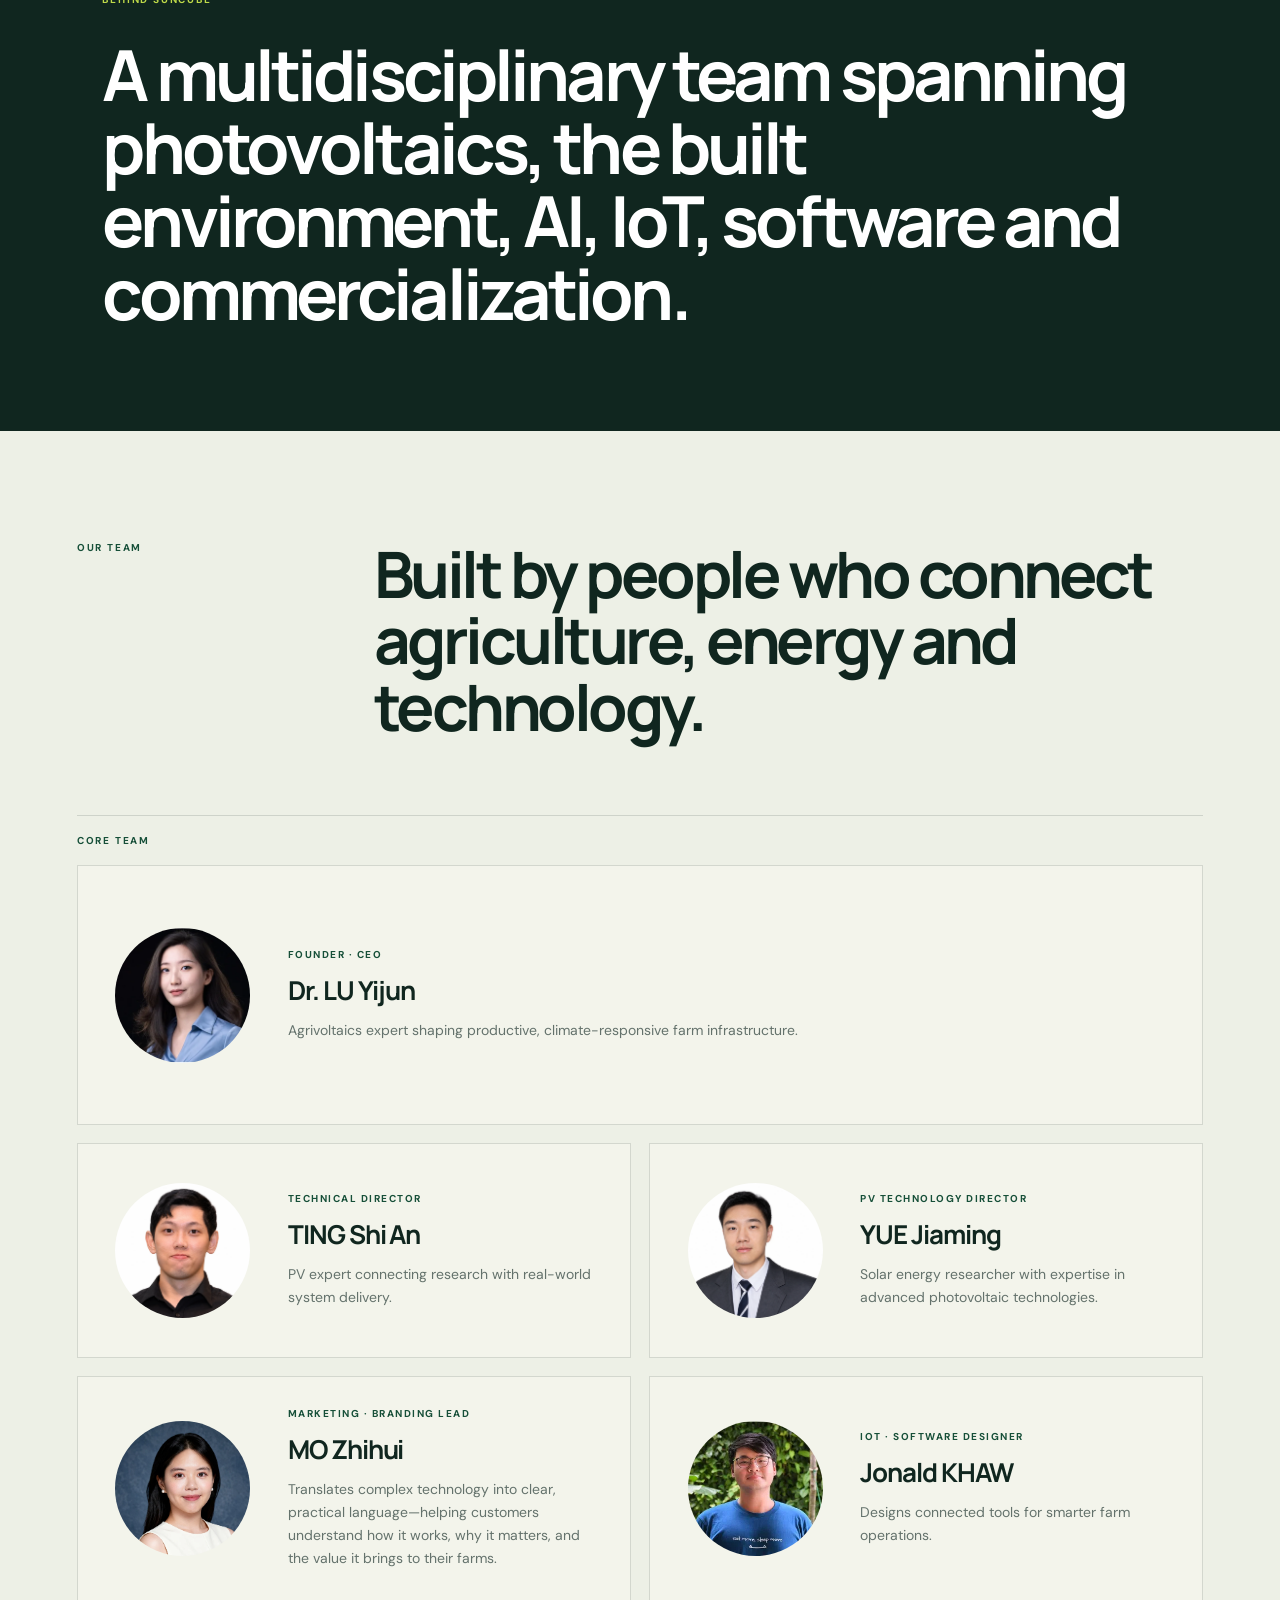
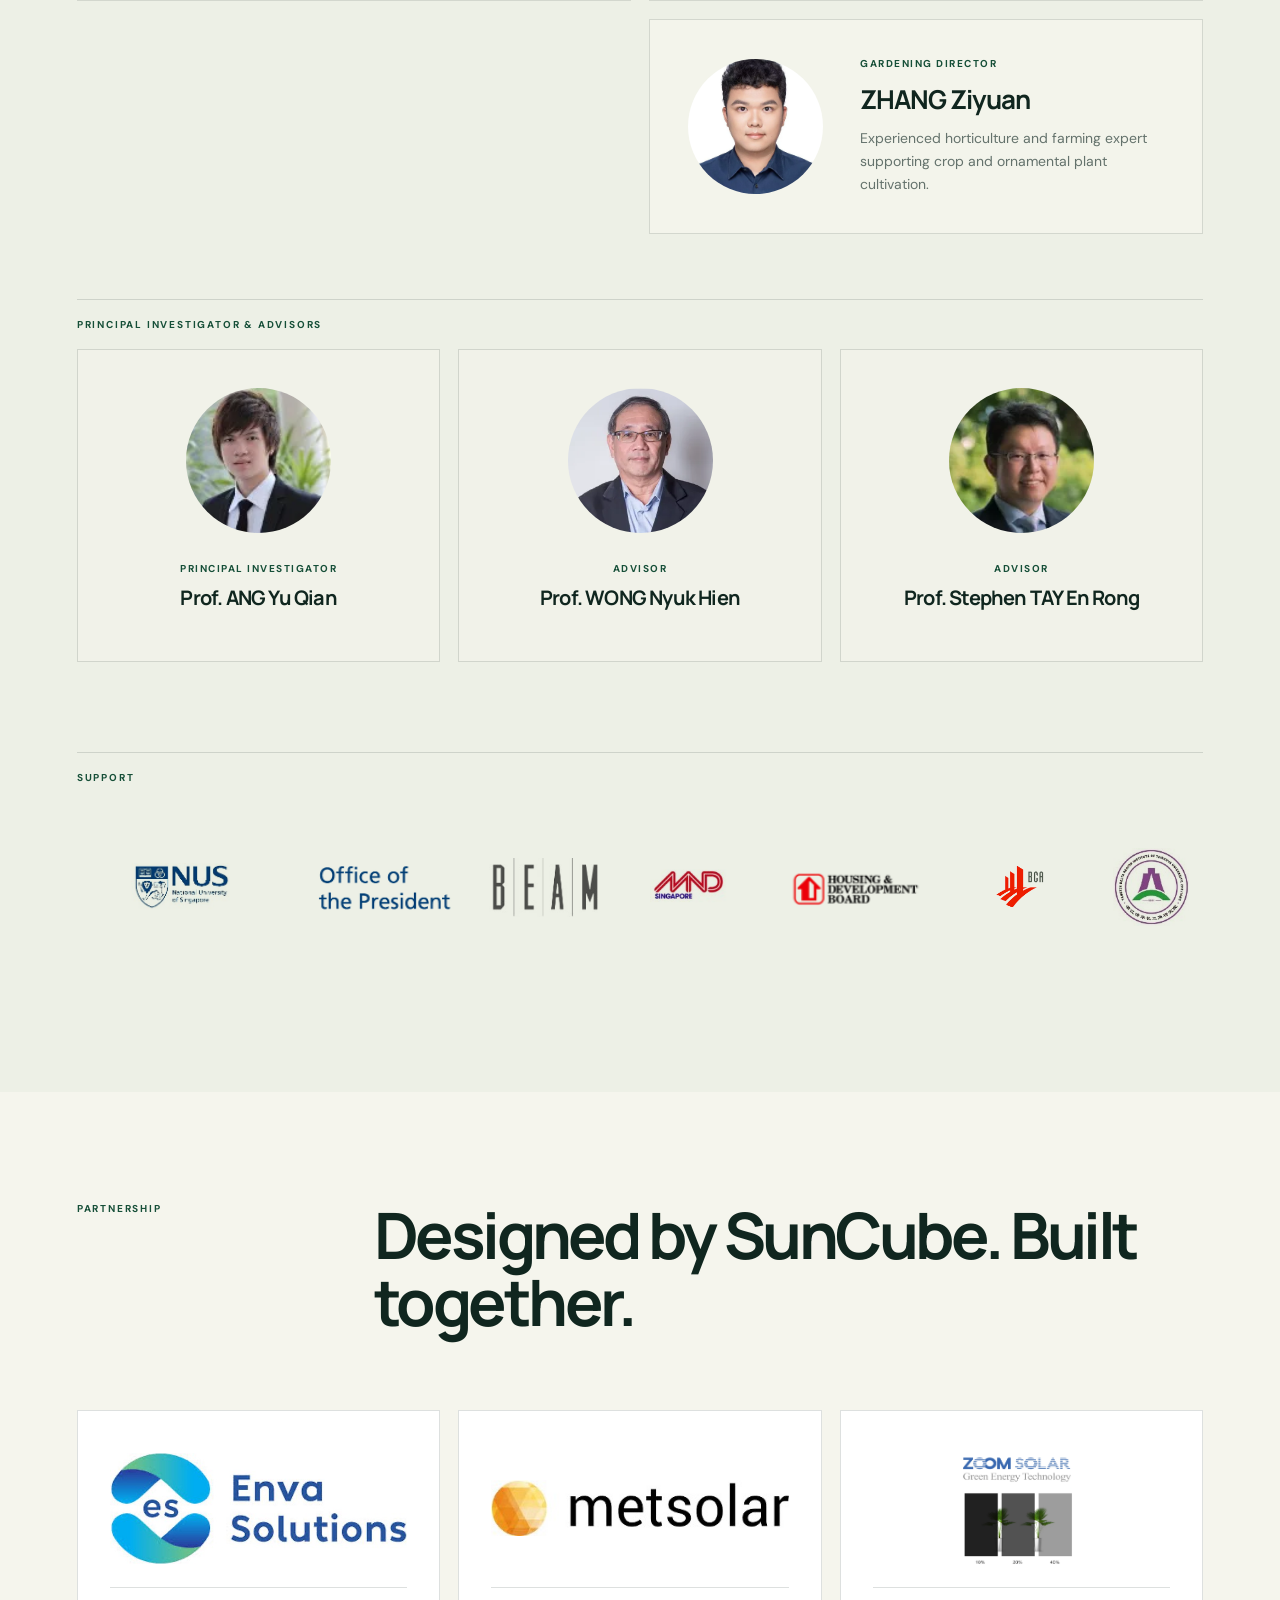
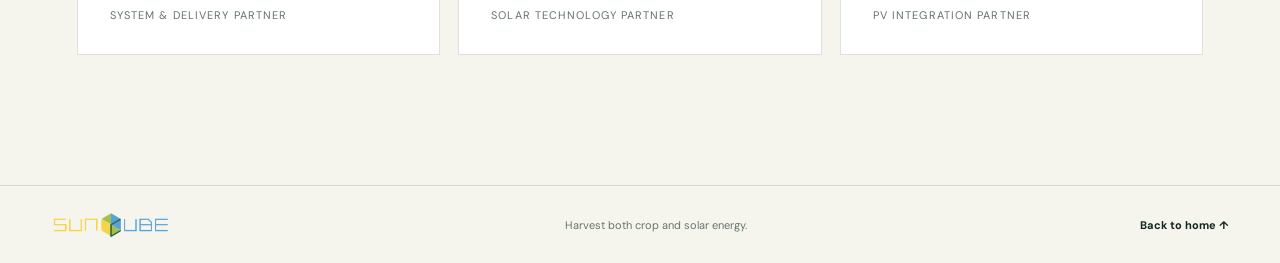
<file: about.html>
<!doctype html>
<html lang="en">
<head>
  <meta charset="UTF-8">
  <meta name="viewport" content="width=device-width, initial-scale=1.0">
  <meta name="description" content="Meet SunCube, a multidisciplinary Singapore agrivoltaics team connecting agriculture, clean energy and intelligent systems.">
  <title>About Us | SunCube Systems</title>
  <link rel="canonical" href="https://suncube.systems/about.html">
  <link rel="icon" href="assets/brand/favicon-48.png" sizes="48x48" type="image/png">
  <link rel="apple-touch-icon" href="assets/brand/apple-touch-icon.png" sizes="180x180">
  <link rel="manifest" href="assets/brand/site.webmanifest">
  <meta name="theme-color" content="#15593f">
  <meta property="og:type" content="website">
  <meta property="og:site_name" content="SunCube Agrivoltaics">
  <meta property="og:title" content="About Us | SunCube Systems">
  <meta property="og:description" content="Meet SunCube, a multidisciplinary Singapore agrivoltaics team connecting agriculture, clean energy and intelligent systems.">
  <meta property="og:url" content="https://suncube.systems/about.html">
  <link rel="preconnect" href="https://fonts.googleapis.com">
  <link rel="preconnect" href="https://fonts.gstatic.com" crossorigin>
  <link href="https://fonts.googleapis.com/css2?family=DM+Sans:wght@400;500;600&family=Manrope:wght@500;600;700;800&display=swap" rel="stylesheet">
  <link rel="stylesheet" href="about.css?v=20260803-portrait-clarity">
</head>
<body>
  <header class="about-header">
    <a class="about-brand" href="index.html" aria-label="SunCube home">
      <img src="Logo/LOGO-png3.png" alt="SunCube Systems">
    </a>
    <nav aria-label="About navigation">
      <a href="index.html#why">Why SunCube</a>
      <a href="index.html#solutions">Solutions</a>
      <a href="index.html#technology">Technology</a>
      <a href="index.html#projects">Projects</a>
      <a class="active" href="about.html">About Us</a>
      <a href="#team">Our Team</a>
      <a href="#partnership">Partnership</a>
    </nav>
    <a class="about-contact" href="index.html#contact">Contact <span>↗</span></a>
  </header>

  <main>
    <section class="about-hero" aria-labelledby="about-title">
      <div class="about-team-collage" aria-label="SunCube core team">
        <figure class="team-collage-card card-green"><img src="assets/images/team/cutouts/ting-shi-an-hd.png?v=20260803b" alt="TING Shi An"></figure>
        <figure class="team-collage-card card-lime"><img src="assets/images/team/cutouts/yue-jiaming-hd.png?v=20260803b" alt="YUE Jiaming"></figure>
        <figure class="team-collage-card card-founder"><img src="assets/images/team/cutouts/lu-yijun.png" alt="Dr. LU Yijun"></figure>
        <figure class="team-collage-card card-blue"><img class="team-collage-mo" src="assets/images/team/cutouts/mo-zhihui.png" alt="MO Zhihui"></figure>
        <figure class="team-collage-card card-yellow"><img src="assets/images/team/cutouts/jonald-khaw.png" alt="Jonald KHAW"></figure>
      </div>
      <div class="about-hero-shade"></div>
      <div class="about-hero-copy">
        <p>SunCube Systems</p>
        <h1 id="about-title">About Us</h1>
      </div>
    </section>

    <section class="about-intro">
      <p class="about-eyebrow">Food · Energy · Climate</p>
      <h2>We turn the shade farms already need into productive infrastructure.</h2>
      <div class="about-story">
        <p>SunCube is a Singapore-based agrivoltaic systems company. We design and integrate crop-responsive solar infrastructure around the needs of each farm, local climate and cultivation system—helping growers improve growing conditions while producing clean energy.</p>
        <p>We are not a photovoltaic panel manufacturer. SunCube works as an agrivoltaic architect and system integrator: optimizing the relationship between crops, light and energy, then coordinating structures, solar components, irrigation, sensing and delivery partners into one practical farm system.</p>
      </div>
    </section>

    <section class="about-team-callout" id="team">
      <p>Behind SunCube</p>
      <h2>A multidisciplinary team spanning photovoltaics, the built environment, AI, IoT, software and commercialization.</h2>
    </section>

    <section class="about-team-directory" aria-labelledby="our-team-title">
      <div class="about-section-heading">
        <p>Our Team</p>
        <h2 id="our-team-title">Built by people who connect agriculture, energy and technology.</h2>
      </div>

      <p class="about-group-label">Core team</p>
      <div class="about-core-grid">
        <article class="about-person about-person-founder">
          <div class="about-person-photo" tabindex="0">
            <img src="assets/images/team/lu-yijun.webp" alt="Dr. LU Yijun">
            <span class="about-person-photo-bio">Combines more than ten years of sustainable architecture and design experience with agrivoltaic system innovation.</span>
          </div>
          <div><p>Founder · CEO</p><h3>Dr. LU Yijun</h3><span>Agrivoltaics expert shaping productive, climate-responsive farm infrastructure.</span></div>
        </article>
        <article class="about-person">
          <div class="about-person-photo" tabindex="0">
            <img src="assets/images/team/ting-shi-an-hd.webp?v=20260803" alt="TING Shi An">
            <span class="about-person-photo-bio">Brings a NUS Built Environment PhD and over five years of academia–industry photovoltaic research.</span>
          </div>
          <div><p>Technical Director</p><h3>TING Shi An</h3><span>PV expert connecting research with real-world system delivery.</span></div>
        </article>
        <article class="about-person">
          <div class="about-person-photo" tabindex="0">
            <img src="assets/images/team/yue-jiaming-hd.webp?v=20260803" alt="YUE Jiaming">
            <span class="about-person-photo-bio">NUS PhD and solar energy researcher specializing in advanced photovoltaic technologies.</span>
          </div>
          <div><p>PV Technology Director</p><h3>YUE Jiaming</h3><span>Solar energy researcher with expertise in advanced photovoltaic technologies.</span></div>
        </article>
        <article class="about-person">
          <div class="about-person-photo about-photo-crop-mo" tabindex="0">
            <img src="assets/images/team/mo-zhihui.webp" alt="MO Zhihui">
            <span class="about-person-photo-bio">Bridges SunCube’s technical team and its customers—turning complex agrivoltaic concepts into clear, practical language for real farm decisions.</span>
          </div>
          <div><p>Marketing · Branding Lead</p><h3>MO Zhihui</h3><span>Translates complex technology into clear, practical language—helping customers understand how it works, why it matters, and the value it brings to their farms.</span></div>
        </article>
        <article class="about-person">
          <div class="about-person-photo" tabindex="0">
            <img src="assets/images/team/jonald-khaw.webp" alt="Jonald KHAW">
            <span class="about-person-photo-bio">Connects sensing, monitoring and software into an intuitive experience for future intelligent farm operations.</span>
          </div>
          <div><p>IoT · Software Designer</p><h3>Jonald KHAW</h3><span>Designs connected tools for smarter farm operations.</span></div>
        </article>
        <article class="about-person about-person-gardening">
          <div class="about-person-photo" tabindex="0">
            <img src="assets/images/team/zhang-ziyuan.webp?v=20260826" alt="ZHANG Ziyuan">
            <span class="about-person-photo-bio">Brings hands-on horticulture and farming experience to crop planning, ornamental cultivation and practical growing decisions.</span>
          </div>
          <div><p>Gardening Director</p><h3>ZHANG Ziyuan</h3><span>Experienced horticulture and farming expert supporting crop and ornamental plant cultivation.</span></div>
        </article>
      </div>

      <p class="about-group-label advisors-label">Principal investigator &amp; advisors</p>
      <div class="about-advisor-grid">
        <article class="about-advisor"><img src="assets/images/team/ang-yu-qian.webp" alt="Prof. ANG Yu Qian"><p>Principal Investigator</p><h3>Prof. ANG Yu Qian</h3></article>
        <article class="about-advisor"><img src="assets/images/team/wong-nyuk-hien.webp" alt="Prof. WONG Nyuk Hien"><p>Advisor</p><h3>Prof. WONG Nyuk Hien</h3></article>
        <article class="about-advisor"><img src="assets/images/team/stephen-tay-en-rong.webp" alt="Prof. Stephen TAY En Rong"><p>Advisor</p><h3>Prof. Stephen TAY En Rong</h3></article>
      </div>

      <section class="about-support" aria-labelledby="support-title">
        <p class="about-group-label" id="support-title">Support</p>
        <div class="about-support-logos">
          <img src="assets/images/support/图片 1.jpg" alt="National University of Singapore">
          <img src="assets/images/support/office-of-the-president.png" alt="NUS Office of the President">
          <img src="assets/images/support/beam.jpg" alt="BEAM">
          <img src="assets/images/support/ND-sg.jpg" alt="Ministry of National Development Singapore">
          <img src="assets/images/support/hdb.png" alt="Housing and Development Board">
          <img src="assets/images/support/bca.png" alt="Building and Construction Authority">
          <img src="assets/images/support/浙江长三院.jpg" alt="Zhejiang Yangtze Delta Region Institute">
        </div>
      </section>
    </section>

    <section class="about-partnership" id="partnership" aria-labelledby="partnership-title">
      <div class="about-section-heading">
        <p>Partnership</p>
        <h2 id="partnership-title">Designed by SunCube. Built together.</h2>
      </div>
      <div class="about-partner-grid">
        <article><img src="assets/images/partnership/enva-solutions.jpg" alt="Enva Solutions"><span>System &amp; delivery partner</span></article>
        <article><img src="assets/images/partnership/metsolar.jpg" alt="Metsolar"><span>Solar technology partner</span></article>
        <article><img src="assets/images/partnership/zoom-solar.png" alt="Zoom Solar"><span>PV integration partner</span></article>
      </div>
    </section>
  </main>

  <footer class="about-footer">
    <img src="Logo/LOGO-png3.png" alt="SunCube Systems">
    <p>Harvest both crop and solar energy.</p>
    <a href="index.html">Back to home ↑</a>
  </footer>
</body>
</html>
</file>
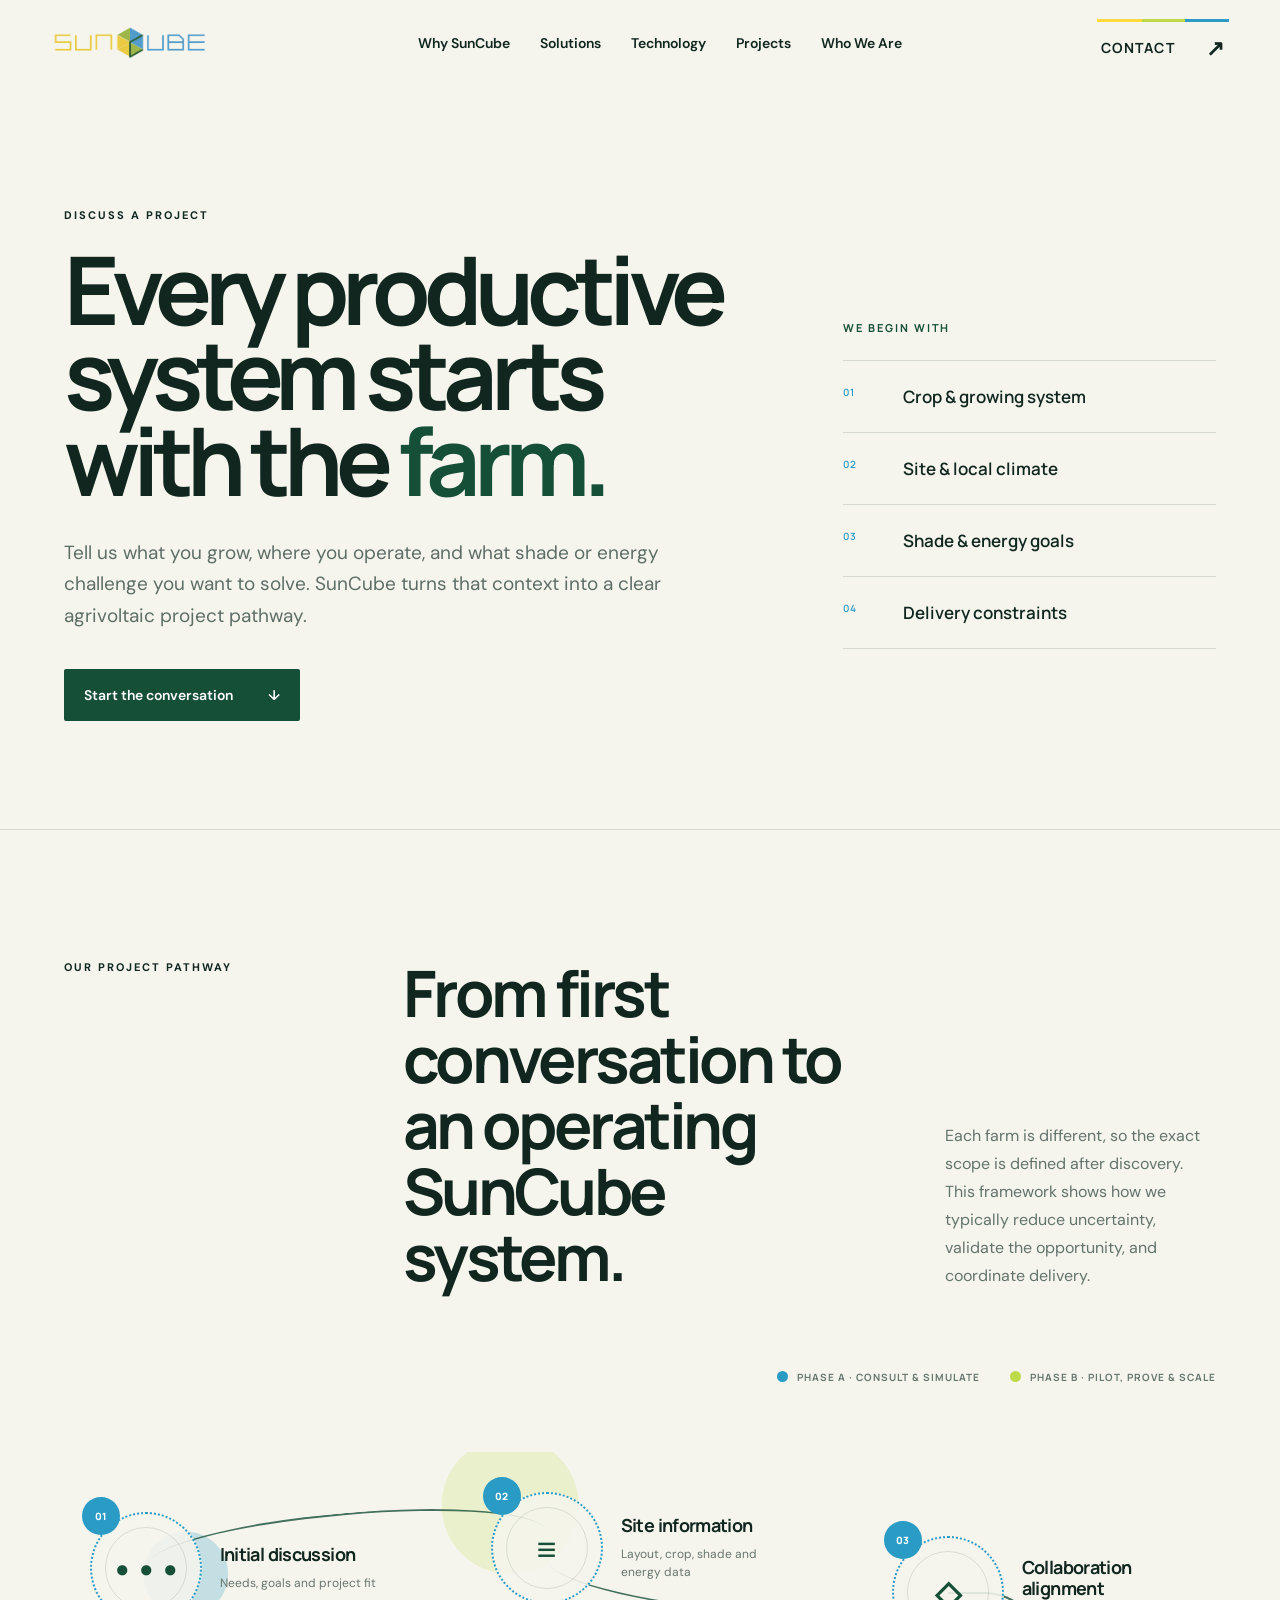
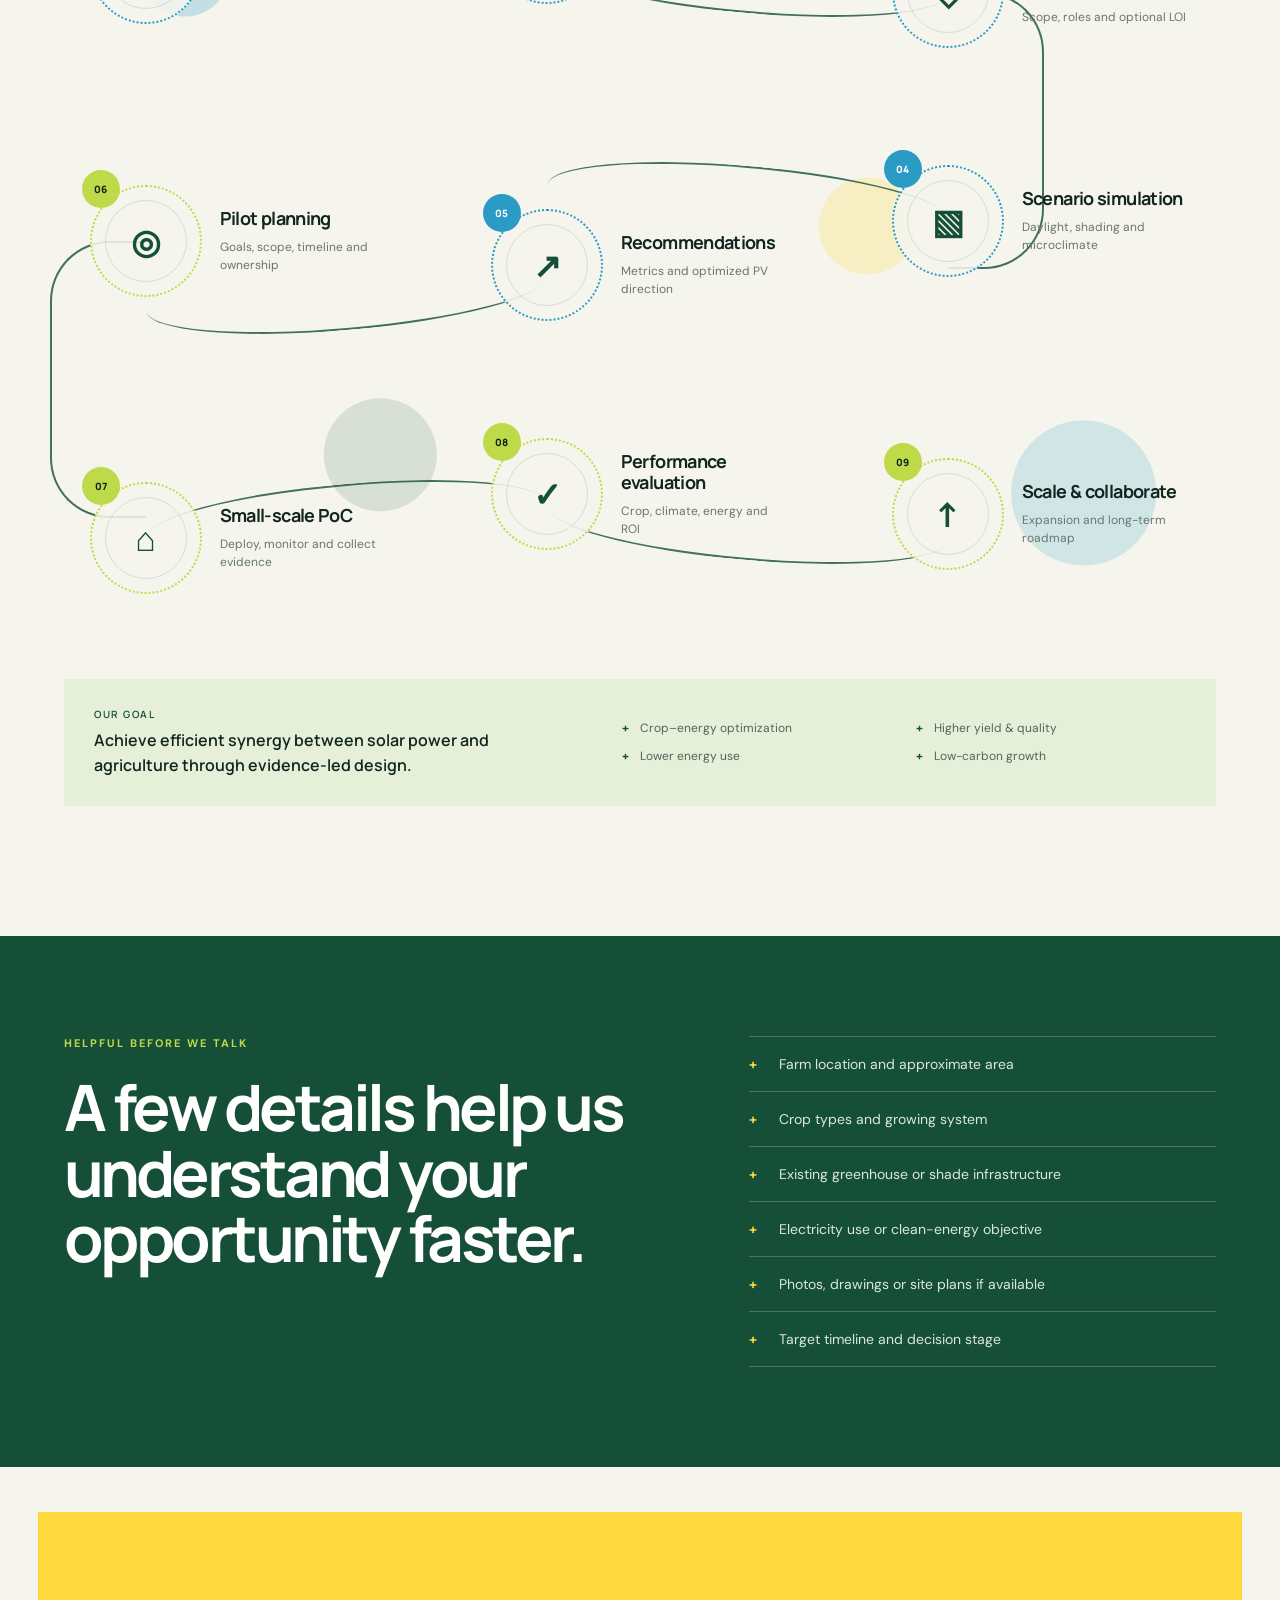
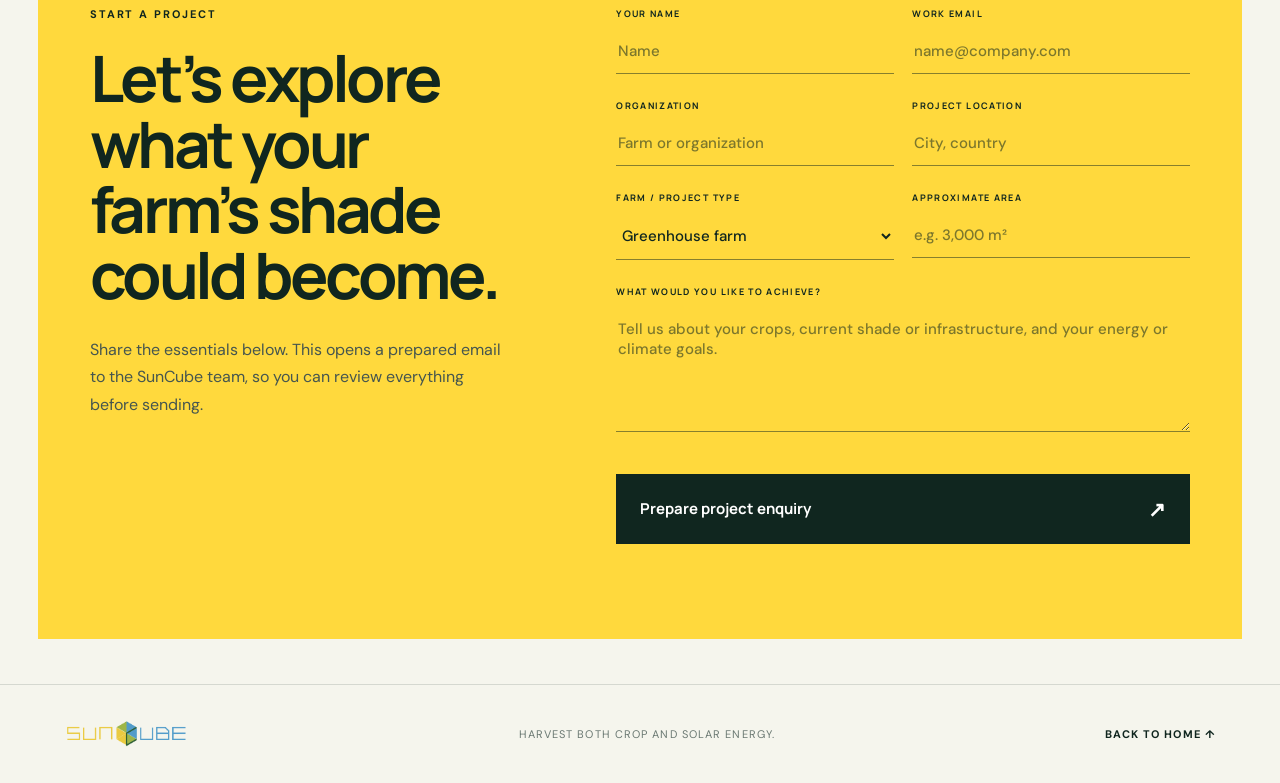
<file: project.html>
<!doctype html>
<html lang="en">
<head>
  <meta charset="UTF-8">
  <meta name="viewport" content="width=device-width, initial-scale=1.0">
  <meta name="description" content="Plan an agrivoltaic project with SunCube—from farm discovery and feasibility through system design, delivery and long-term optimization.">
  <title>Discuss a Project | SunCube Systems</title>
  <link rel="canonical" href="https://suncube.systems/project.html">
  <link rel="icon" href="assets/brand/favicon-48.png" sizes="48x48" type="image/png">
  <link rel="apple-touch-icon" href="assets/brand/apple-touch-icon.png" sizes="180x180">
  <link rel="manifest" href="assets/brand/site.webmanifest">
  <meta name="theme-color" content="#15593f">
  <meta property="og:type" content="website">
  <meta property="og:site_name" content="SunCube Agrivoltaics">
  <meta property="og:title" content="Discuss a Project | SunCube Systems">
  <meta property="og:description" content="Plan an agrivoltaic project with SunCube—from farm discovery and feasibility through system design, delivery and long-term optimization.">
  <meta property="og:url" content="https://suncube.systems/project.html">
  <link rel="preconnect" href="https://fonts.googleapis.com">
  <link rel="preconnect" href="https://fonts.gstatic.com" crossorigin>
  <link href="https://fonts.googleapis.com/css2?family=DM+Sans:wght@400;500;600&family=Manrope:wght@500;600;700;800&display=swap" rel="stylesheet">
  <link rel="stylesheet" href="styles.css?v=20260728">
  <link rel="stylesheet" href="project.css?v=20260728">
</head>
<body class="project-page">
  <header class="site-header project-header">
    <a class="brand" href="index.html" aria-label="SunCube home">
      <img src="Logo/LOGO-png3.png" alt="SunCube Systems">
    </a>
    <button class="menu-button" type="button" aria-label="Open menu" aria-expanded="false" aria-controls="project-menu"><span></span><span></span></button>
    <nav class="mobile-nav" id="project-menu" aria-label="Main navigation">
      <a href="index.html#why">Why SunCube</a>
      <a href="index.html#solutions">Solutions</a>
      <a href="index.html#technology">Technology</a>
      <a href="index.html#projects">Projects</a>
      <a href="about.html">Who We Are</a>
      <a class="nav-contact-mobile" href="#project-enquiry">Contact <span>↗</span></a>
    </nav>
    <a class="header-contact" href="#project-enquiry">Contact <span>↗</span></a>
  </header>

  <main>
    <section class="project-hero">
      <div class="project-hero-copy">
        <p class="eyebrow">Discuss a project</p>
        <h1>Every productive system starts with the <em>farm.</em></h1>
        <p>Tell us what you grow, where you operate, and what shade or energy challenge you want to solve. SunCube turns that context into a clear agrivoltaic project pathway.</p>
        <a class="button" href="#project-enquiry">Start the conversation <span>↓</span></a>
      </div>
      <div class="project-hero-aside" aria-label="Project inputs">
        <p>We begin with</p>
        <ul>
          <li><span>01</span>Crop &amp; growing system</li>
          <li><span>02</span>Site &amp; local climate</li>
          <li><span>03</span>Shade &amp; energy goals</li>
          <li><span>04</span>Delivery constraints</li>
        </ul>
      </div>
    </section>

    <section class="project-intro">
      <p class="eyebrow">Our project pathway</p>
      <div>
        <h2 id="framework-title">From first conversation to an operating SunCube system.</h2>
        <p>Each farm is different, so the exact scope is defined after discovery. This framework shows how we typically reduce uncertainty, validate the opportunity, and coordinate delivery.</p>
      </div>
    </section>

    <section class="framework-chart" aria-labelledby="framework-title">
      <div class="roadmap-legend" aria-hidden="true">
        <p><span class="legend-dot legend-a"></span>Phase A · Consult &amp; simulate</p>
        <p><span class="legend-dot legend-b"></span>Phase B · Pilot, prove &amp; scale</p>
      </div>
      <ol class="roadmap-canvas" aria-label="Nine-stage SunCube project roadmap">
        <li class="roadmap-node roadmap-1 phase-a">
          <div class="roadmap-mark"><span>01</span><b aria-hidden="true">•••</b></div>
          <div class="roadmap-copy"><h3>Initial discussion</h3><p>Needs, goals and project fit</p></div>
        </li>
        <li class="roadmap-node roadmap-2 phase-a">
          <div class="roadmap-mark"><span>02</span><b aria-hidden="true">≡</b></div>
          <div class="roadmap-copy"><h3>Site information</h3><p>Layout, crop, shade and energy data</p></div>
        </li>
        <li class="roadmap-node roadmap-3 phase-a">
          <div class="roadmap-mark"><span>03</span><b aria-hidden="true">◇</b></div>
          <div class="roadmap-copy"><h3>Collaboration alignment</h3><p>Scope, roles and optional LOI</p></div>
        </li>
        <li class="roadmap-node roadmap-4 phase-a">
          <div class="roadmap-mark"><span>04</span><b aria-hidden="true">▧</b></div>
          <div class="roadmap-copy"><h3>Scenario simulation</h3><p>Daylight, shading and microclimate</p></div>
        </li>
        <li class="roadmap-node roadmap-5 phase-a">
          <div class="roadmap-mark"><span>05</span><b aria-hidden="true">↗</b></div>
          <div class="roadmap-copy"><h3>Recommendations</h3><p>Metrics and optimized PV direction</p></div>
        </li>
        <li class="roadmap-node roadmap-6 phase-b">
          <div class="roadmap-mark"><span>06</span><b aria-hidden="true">◎</b></div>
          <div class="roadmap-copy"><h3>Pilot planning</h3><p>Goals, scope, timeline and ownership</p></div>
        </li>
        <li class="roadmap-node roadmap-7 phase-b">
          <div class="roadmap-mark"><span>07</span><b aria-hidden="true">⌂</b></div>
          <div class="roadmap-copy"><h3>Small-scale PoC</h3><p>Deploy, monitor and collect evidence</p></div>
        </li>
        <li class="roadmap-node roadmap-8 phase-b">
          <div class="roadmap-mark"><span>08</span><b aria-hidden="true">✓</b></div>
          <div class="roadmap-copy"><h3>Performance evaluation</h3><p>Crop, climate, energy and ROI</p></div>
        </li>
        <li class="roadmap-node roadmap-9 phase-b">
          <div class="roadmap-mark"><span>09</span><b aria-hidden="true">↑</b></div>
          <div class="roadmap-copy"><h3>Scale &amp; collaborate</h3><p>Expansion and long-term roadmap</p></div>
        </li>
      </ol>

      <div class="framework-value">
        <p><span>Our goal</span>Achieve efficient synergy between solar power and agriculture through evidence-led design.</p>
        <ul><li>Crop–energy optimization</li><li>Higher yield &amp; quality</li><li>Lower energy use</li><li>Low-carbon growth</li></ul>
      </div>
    </section>

    <section class="project-readiness">
      <div>
        <p class="eyebrow">Helpful before we talk</p>
        <h2>A few details help us understand your opportunity faster.</h2>
      </div>
      <ul>
        <li>Farm location and approximate area</li>
        <li>Crop types and growing system</li>
        <li>Existing greenhouse or shade infrastructure</li>
        <li>Electricity use or clean-energy objective</li>
        <li>Photos, drawings or site plans if available</li>
        <li>Target timeline and decision stage</li>
      </ul>
    </section>

    <section class="project-enquiry" id="project-enquiry">
      <div class="enquiry-heading">
        <p class="eyebrow">Start a project</p>
        <h2>Let’s explore what your farm’s shade could become.</h2>
        <p>Share the essentials below. This opens a prepared email to the SunCube team, so you can review everything before sending.</p>
      </div>
      <form class="enquiry-form" id="project-planner-form">
        <label>
          <span>Your name</span>
          <input type="text" name="name" autocomplete="name" required placeholder="Name">
        </label>
        <label>
          <span>Work email</span>
          <input type="email" name="email" autocomplete="email" required placeholder="name@company.com">
        </label>
        <label>
          <span>Organization</span>
          <input type="text" name="organization" autocomplete="organization" placeholder="Farm or organization">
        </label>
        <label>
          <span>Project location</span>
          <input type="text" name="location" placeholder="City, country">
        </label>
        <label>
          <span>Farm / project type</span>
          <select name="type">
            <option>Greenhouse farm</option>
            <option>Open-field farm</option>
            <option>Ornamental nursery</option>
            <option>Rooftop or community farm</option>
            <option>Research or pilot site</option>
            <option>Other</option>
          </select>
        </label>
        <label>
          <span>Approximate area</span>
          <input type="text" name="area" placeholder="e.g. 3,000 m²">
        </label>
        <label class="enquiry-wide">
          <span>What would you like to achieve?</span>
          <textarea name="message" rows="5" required placeholder="Tell us about your crops, current shade or infrastructure, and your energy or climate goals."></textarea>
        </label>
        <button class="enquiry-submit" type="submit">Prepare project enquiry <span>↗</span></button>
      </form>
    </section>
  </main>

  <footer class="project-footer">
    <a href="index.html"><img src="Logo/LOGO-png3.png" alt="SunCube Systems"></a>
    <p>Harvest both crop and solar energy.</p>
    <a href="index.html">Back to home ↑</a>
  </footer>

  <script src="project.js"></script>
</body>
</html>
</file>
<file: styles.css>
:root{--ink:#10261f;--green:#164f38;--lime:#bfda49;--yellow:#ffd93d;--blue:#299bc5;--paper:#f5f5ed;--white:#fff;--line:rgba(16,38,31,.14)}*{box-sizing:border-box}html{scroll-behavior:smooth}body{margin:0;background:var(--paper);color:var(--ink);font-family:"DM Sans",sans-serif}h1,h2,h3,p{margin-top:0}h1,h2,h3{font-family:"Manrope",sans-serif}a{color:inherit;text-decoration:none}.site-header{height:86px;padding:0 4vw;display:flex;align-items:center;justify-content:space-between;background:rgba(245,245,237,.9);backdrop-filter:blur(16px);position:fixed;top:0;width:100%;z-index:20;border-bottom:1px solid transparent;transition:.3s}.site-header.scrolled{border-color:var(--line)}.brand img{width:158px;display:block}.site-header nav{display:flex;gap:30px;font-size:14px;font-weight:600}.site-header nav a:hover{color:var(--green)}.button{display:inline-flex;gap:35px;align-items:center;justify-content:space-between;background:var(--green);color:white;padding:17px 20px;border-radius:2px;font-weight:600;font-size:14px}.button-small{padding:12px 16px;gap:15px}.text-link{font-size:14px;font-weight:700;border-bottom:1px solid var(--ink);padding-bottom:5px}.text-link span{margin-left:20px}.menu-button{display:none}.hero{min-height:100vh;padding:170px 4vw 40px;display:grid;grid-template-columns:.9fr 1.1fr;grid-template-rows:1fr auto;gap:40px;overflow:hidden}.hero-copy{max-width:670px;align-self:center}.eyebrow{text-transform:uppercase;letter-spacing:.18em;font-size:11px;font-weight:700;margin-bottom:24px}.hero h1{font-size:clamp(58px,6.8vw,108px);line-height:.92;letter-spacing:-.075em;margin-bottom:32px}.hero h1 em,.section-heading h2 em{font-style:normal;color:var(--green)}.hero-intro{font-size:19px;line-height:1.55;max-width:550px;color:#53635d}.hero-actions{display:flex;align-items:center;gap:28px;margin-top:38px}.hero-visual{min-height:570px;background:linear-gradient(145deg,#e7eed0 0%,#cfe4e6 100%);position:relative;overflow:hidden}.sun-orbit{width:410px;height:410px;border:1px solid rgba(255,217,61,.7);border-radius:50%;position:absolute;top:-180px;right:-50px}.sun{width:150px;height:150px;border-radius:50%;background:var(--yellow);box-shadow:0 0 60px rgba(255,217,61,.6);position:absolute;left:28px;bottom:15px}.farm-system{position:absolute;width:78%;height:43%;bottom:8%;left:11%}.panel-row{height:38px;display:flex;gap:7px;transform:skewX(-20deg);position:absolute;width:100%;top:0;z-index:3}.panel-row i{flex:1;background:repeating-linear-gradient(90deg,#1b5a78 0 16px,#388aaa 17px 19px);border:2px solid #d5e4bc}.frame{position:absolute;width:4px;height:72%;background:var(--green);top:25px}.frame:after{content:"";height:4px;width:75px;background:var(--green);position:absolute;bottom:0;transform:translateX(-35px)}.frame-left{left:12%}.frame-right{right:12%}.ground{height:5px;background:var(--green);bottom:0;width:100%;position:absolute}.crop-row{position:absolute;bottom:4px;width:100%;display:flex;justify-content:space-around;color:#4c9b43;font-size:53px;transform:scaleY(.8)}.beam{position:absolute;top:20px;width:18%;height:65%;background:linear-gradient(rgba(255,217,61,.35),transparent);clip-path:polygon(20% 0,70% 0,100% 100%,0 100%)}.beam-one{left:25%}.beam-two{right:25%}.system-label{position:absolute;font:700 9px "Manrope";letter-spacing:.13em}.label-energy{top:19%;left:8%}.label-crop{bottom:12%;right:8%}.label-data{top:35%;right:5%}.metric-card{position:absolute;top:20%;right:8%;background:rgba(255,255,255,.86);backdrop-filter:blur(10px);padding:18px;width:185px;box-shadow:0 18px 40px rgba(20,79,56,.12)}.metric-card span,.metric-card small{display:block;font-size:9px;text-transform:uppercase;letter-spacing:.1em}.metric-card strong{display:block;font:700 14px "Manrope";margin:7px 0 15px}.bars{display:flex;height:55px;align-items:flex-end;gap:5px}.bars i{flex:1}.bars i:nth-child(1){height:85%;background:var(--blue)}.bars i:nth-child(2){height:70%;background:var(--lime)}.bars i:nth-child(3){height:92%;background:var(--yellow)}.metric-card small{font-size:7px;margin-top:6px}.hero-footer{grid-column:1/-1;border-top:1px solid var(--line);display:flex;gap:20px;padding-top:20px;align-items:center;text-transform:uppercase;letter-spacing:.12em;font-size:10px;font-weight:700}.hero-footer b{color:var(--lime)}.hero-footer p{margin:0 0 0 auto;color:#69756f}.value-strip{background:var(--ink);color:white;display:grid;grid-template-columns:repeat(3,1fr);padding:0 4vw}.value-strip article{display:flex;gap:20px;padding:45px 7%;border-right:1px solid rgba(255,255,255,.15)}.value-strip article:last-child{border:0}.value-strip article>span{font-size:28px;color:var(--yellow)}.value-strip h3{font-size:17px;margin-bottom:8px}.value-strip p{font-size:13px;color:#b9c4bf;line-height:1.5;margin:0}.section{padding:130px 4vw}.section-heading{max-width:850px;margin-bottom:65px}.section-heading h2,.tech-copy h2,.project h2,.contact h2{font-size:clamp(40px,5vw,78px);line-height:1.04;letter-spacing:-.055em;margin-bottom:20px}.section-heading>p:last-child{color:#67756f;font-size:18px}.problem-grid{display:grid;grid-template-columns:1.2fr .8fr;gap:7vw}.problem-image img{width:100%;height:440px;object-fit:cover;filter:saturate(.75)}.problem-image p{font-size:11px;text-transform:uppercase;letter-spacing:.12em;margin-top:13px}.large-copy{font:600 25px/1.5 "Manrope";letter-spacing:-.025em}.comparison{margin-top:50px}.comparison div{padding:20px 0;border-top:1px solid var(--line);display:flex;justify-content:space-between;font-size:12px}.comparison .active{color:var(--green);border-color:var(--green)}.solutions{background:white}.solution-cards{display:grid;grid-template-columns:repeat(3,1fr);gap:16px}.solution-cards article{border:1px solid var(--line);padding:30px;min-height:430px;position:relative}.solution-cards .featured{background:var(--green);color:white}.number{font-size:10px;letter-spacing:.15em}.card-icon{font-size:45px;margin:55px 0 25px;color:var(--green)}.featured .card-icon{color:var(--lime)}.solution-cards h3{font-size:25px}.solution-cards p{color:#69766f;font-size:14px;line-height:1.6}.featured p{color:#c9d6d0}.solution-cards ul{padding:20px 0 0;margin:20px 0 0;list-style:none;border-top:1px solid var(--line);font-size:12px;line-height:2}.industries{padding-bottom:40px}.industry-grid{display:grid;grid-template-columns:1.2fr .8fr 1fr;gap:12px}.industry{min-height:410px;padding:25px;display:flex;flex-direction:column;justify-content:flex-end;color:white;position:relative;overflow:hidden;background-size:cover;background-position:center}.industry:before{content:"";position:absolute;inset:0;background:linear-gradient(transparent,rgba(8,28,20,.85))}.industry>*{position:relative}.industry span{margin-bottom:auto;font-size:11px}.industry h3{font-size:27px;margin-bottom:8px}.industry p{font-size:13px;max-width:300px;color:#d7e0dc}.greenhouse{background-image:url("assets/images/greenhouse-farm.png")}.nursery{background-image:url("assets/images/ornamental-nursery.png")}.rooftop{background-image:url("assets/images/rooftop-community-farm.png")}.technology{display:grid;grid-template-columns:.8fr 1.2fr;gap:8vw;align-items:center}.tech-copy p:not(.eyebrow){line-height:1.7;color:#63716b;max-width:550px}.tech-diagram{min-height:570px;border:1px solid var(--line);position:relative;display:flex;flex-direction:column;align-items:center;justify-content:space-around;background:radial-gradient(circle,#fff 0,var(--paper) 65%)}.input,.output{display:flex;gap:15px}.input span,.output span{border:1px solid var(--line);background:white;padding:12px 20px;font:600 10px "Manrope";text-transform:uppercase;letter-spacing:.08em}.cube{width:180px;height:180px;background:var(--green);transform:rotate(45deg);display:flex;align-items:center;justify-content:center;box-shadow:30px 30px 0 var(--lime)}.cube b{transform:rotate(-45deg);color:white;text-align:center;font:700 16px/1.5 "Manrope"}.project{background:var(--green);color:white;display:grid;grid-template-columns:1fr 1fr;gap:10vw}.project-copy p:not(.eyebrow){color:#c3d1cb;line-height:1.7;font-size:16px;max-width:600px}.project-copy small{display:block;color:#91a79d;margin-top:40px;max-width:550px}.light{color:var(--lime)}.project-metrics div{border-top:1px solid rgba(255,255,255,.25);padding:22px 0;display:flex;align-items:baseline;justify-content:space-between}.project-metrics strong{font:700 clamp(45px,6vw,85px) "Manrope";color:var(--yellow);letter-spacing:-.06em}.project-metrics span{font-size:12px;text-transform:uppercase;letter-spacing:.1em}.partners{padding-top:70px;padding-bottom:70px}.partner-list{border-top:1px solid var(--line);display:flex;justify-content:space-between;padding-top:25px;color:#69766f;font:700 11px "Manrope";letter-spacing:.1em}.contact{margin:0 4vw 35px;background:var(--yellow);padding:80px;display:grid;grid-template-columns:1.5fr .5fr;gap:10vw}.contact h2{max-width:800px}.button-dark{background:var(--ink)}.contact-details{padding-top:15px}.contact-details div{border-top:1px solid rgba(16,38,31,.25);padding:16px 0}.contact-details span{font-size:9px;text-transform:uppercase;letter-spacing:.15em;display:block;margin-bottom:8px}.contact-details p,.contact-details a{font-size:13px;line-height:1.6;margin:0}footer{padding:25px 4vw;display:flex;align-items:center;border-top:1px solid var(--line);font-size:10px;text-transform:uppercase;letter-spacing:.1em}footer img{width:120px}footer p{margin:0 auto}footer span{color:#74807a}.reveal{opacity:0;transform:translateY(25px);transition:opacity .8s,transform .8s}.reveal.visible{opacity:1;transform:none}
@media(max-width:900px){.site-header{height:70px}.brand img{width:125px}.site-header nav,.site-header>.button{display:none}.menu-button{display:block;border:0;background:none}.menu-button span{display:block;width:22px;height:2px;background:var(--ink);margin:5px}.hero{padding-top:110px;display:block}.hero h1{font-size:57px}.hero-visual{min-height:480px;margin-top:55px}.metric-card{right:4%;top:14%}.hero-footer{margin-top:35px}.hero-footer p{display:none}.value-strip,.solution-cards,.industry-grid,.technology,.project,.contact{grid-template-columns:1fr}.value-strip article{padding:30px 0;border-right:0;border-bottom:1px solid rgba(255,255,255,.15)}.section{padding:80px 5vw}.problem-grid{grid-template-columns:1fr}.problem-image img{height:280px}.large-copy{font-size:19px}.solution-cards article{min-height:auto}.industry{min-height:350px}.tech-diagram{min-height:500px;margin-top:25px}.input,.output{gap:5px;flex-wrap:wrap;justify-content:center}.input span,.output span{padding:10px;font-size:8px}.cube{width:140px;height:140px}.project{gap:50px}.partner-list{flex-wrap:wrap;gap:25px}.contact{margin:0;padding:70px 5vw;gap:50px}footer{flex-wrap:wrap;gap:15px}footer p{display:none}}

html{scroll-padding-top:85px}body.menu-open{overflow:hidden}.brand img{height:34px;object-fit:contain;mix-blend-mode:multiply}.site-header .mobile-nav{display:flex}footer img{height:30px;object-fit:contain;mix-blend-mode:multiply}
@media(max-width:900px){.brand img{height:28px}.site-header>nav:not(.mobile-nav){display:none}.menu-button{padding:10px;position:relative;z-index:2}.menu-button span{transition:transform .25s,opacity .25s}.menu-button[aria-expanded="true"] span:first-child{transform:translateY(3.5px) rotate(45deg)}.menu-button[aria-expanded="true"] span:last-child{transform:translateY(-3.5px) rotate(-45deg)}.site-header .mobile-nav{position:fixed;display:flex;visibility:hidden;opacity:0;pointer-events:none;inset:0;background:var(--paper);padding:120px 5vw 45px;flex-direction:column;align-items:flex-start;gap:0;transition:opacity .25s,visibility .25s}.site-header .mobile-nav.open{visibility:visible;opacity:1;pointer-events:auto}.site-header .mobile-nav a{display:block;width:100%;padding:18px 0;border-bottom:1px solid var(--line);font:700 30px/1.1 "Manrope",sans-serif;letter-spacing:-.03em}.site-header .mobile-nav a:last-child{margin-top:auto;background:var(--green);color:white;padding:18px;display:flex;justify-content:space-between;font-size:16px;border:0}}

.position-note{margin-top:30px;padding:22px 24px;border-left:4px solid var(--lime);background:rgba(255,255,255,.65);font-size:14px;line-height:1.65;color:#53635d}.position-note strong{color:var(--ink)}.delivery{background:#e8eddf}.delivery-grid{display:grid;grid-template-columns:repeat(3,1fr);border-top:1px solid var(--line)}.delivery-grid article{min-height:310px;padding:32px;border-right:1px solid var(--line);display:flex;flex-direction:column}.delivery-grid article:last-child{border-right:0}.delivery-grid span,.delivery-grid small{font-size:10px;text-transform:uppercase;letter-spacing:.14em;font-weight:700}.delivery-grid span{color:var(--green)}.delivery-grid h3{font-size:30px;margin:65px 0 14px}.delivery-grid p{font-size:14px;line-height:1.7;color:#5f6d67}.delivery-grid small{margin-top:auto;color:#718078}.project-metrics strong{font-size:clamp(39px,5vw,76px)}
@media(max-width:900px){.delivery-grid{grid-template-columns:1fr}.delivery-grid article{min-height:260px;border-right:0;border-bottom:1px solid var(--line)}.delivery-grid article:last-child{border-bottom:0}.delivery-grid h3{margin-top:45px}}

.contact{position:relative;min-height:650px;padding-bottom:205px}.contact-tagline{position:absolute;right:8%;bottom:65px;width:38%;border-top:1px solid rgba(16,38,31,.25);padding-top:26px}.contact-tagline p{margin:0;font:800 clamp(30px,3.2vw,58px)/1.02 "Manrope",sans-serif;letter-spacing:-.055em;color:var(--ink)}.contact-tagline p span{color:#24712f}
@media(max-width:900px){.contact{min-height:0;padding-bottom:70px}.contact-tagline{position:static;width:100%;margin-top:10px;padding-top:28px}.contact-tagline p{font-size:clamp(38px,11vw,58px)}}

.sr-only{position:absolute;width:1px;height:1px;padding:0;margin:-1px;overflow:hidden;clip:rect(0,0,0,0);white-space:nowrap;border:0}.site-footer{padding:0;background:var(--paper);border:0;text-transform:none;letter-spacing:normal;display:block;font-size:inherit}.footer-main{display:grid;grid-template-columns:1.62fr 1fr;color:#edf4ef}.footer-directory{background:var(--ink);padding:68px 4vw 42px}.footer-brand{display:inline-block;margin-bottom:55px}.footer-brand img{width:155px;height:34px;object-fit:contain;mix-blend-mode:normal}.footer-columns{display:grid;grid-template-columns:repeat(3,1fr);gap:45px;padding-bottom:55px}.footer-column{display:flex;flex-direction:column;align-items:flex-start;gap:14px}.footer-column p,.footer-cta>.eyebrow{margin:0 0 8px;color:#a8b8b0;font-size:10px;font-weight:700;text-transform:uppercase;letter-spacing:.16em}.footer-column a{font-size:14px;color:#edf4ef;transition:color .2s}.footer-column a:hover,.footer-meta a:hover{color:var(--yellow)}.footer-connect{border-top:1px solid rgba(255,255,255,.18);padding-top:38px;display:flex;align-items:flex-end;justify-content:space-between;gap:30px}.footer-connect h2{margin:0;font:700 clamp(34px,3.5vw,58px)/1.02 "Manrope",sans-serif;letter-spacing:-.055em}.footer-connect h2 span{color:var(--lime)}.footer-meta{display:flex;gap:22px;flex-wrap:wrap;justify-content:flex-end;color:#b8c6c0;font-size:11px;text-transform:uppercase;letter-spacing:.11em}.footer-cta{background:var(--green);padding:68px 5vw;display:flex;flex-direction:column;justify-content:center}.footer-cta h2{font-size:clamp(38px,4vw,66px);line-height:1.02;letter-spacing:-.055em;margin:8px 0 28px;max-width:620px}.footer-cta>p:not(.eyebrow){max-width:630px;color:#c7d5ce;font-size:15px;line-height:1.7}.footer-form{display:flex;border-bottom:1px solid rgba(255,255,255,.62);margin-top:20px}.footer-form input{width:100%;border:0;background:transparent;color:white;font:500 15px "DM Sans",sans-serif;padding:16px 0;outline:none}.footer-form input::placeholder{color:#aebfb7}.footer-form button{width:48px;border:0;background:transparent;color:white;font-size:24px;cursor:pointer;transition:transform .2s}.footer-form button:hover{transform:translateX(5px)}.footer-cta small{color:#95aaa0;margin-top:12px}.footer-legal{min-height:75px;padding:0 4vw;display:flex;align-items:center;justify-content:space-between;color:#708078;font-size:10px;text-transform:uppercase;letter-spacing:.13em}
@media(max-width:900px){.footer-main{grid-template-columns:1fr}.footer-directory,.footer-cta{padding:55px 5vw}.footer-brand{margin-bottom:42px}.footer-columns{grid-template-columns:1fr 1fr;gap:38px 25px}.footer-connect{align-items:flex-start;flex-direction:column}.footer-meta{justify-content:flex-start}.footer-cta{min-height:500px}.footer-legal{padding:25px 5vw;gap:18px;align-items:flex-start;flex-direction:column}.footer-connect h2{font-size:clamp(38px,11vw,60px)}}
@media(max-width:560px){.footer-columns{grid-template-columns:1fr}.footer-column{padding-bottom:22px;border-bottom:1px solid rgba(255,255,255,.12)}}

.app-download{margin-top:10px;padding:11px 12px;border:1px solid rgba(255,255,255,.22);background:transparent;display:flex;align-items:center;gap:10px;min-width:188px;color:#edf4ef;text-align:left;cursor:pointer;transition:border-color .2s,background .2s}.app-download:hover{border-color:var(--lime);background:rgba(255,255,255,.06)}.app-download:focus-visible{outline:2px solid var(--yellow);outline-offset:3px}.app-mark{width:34px;height:34px;display:grid;place-items:center;background:var(--lime);color:var(--ink);font:800 10px "Manrope",sans-serif;letter-spacing:-.02em}.app-download>span:last-child{display:flex;flex-direction:column;gap:2px}.app-download strong{font:700 12px "Manrope",sans-serif}.app-download small{font-size:9px;color:#a8b8b0;text-transform:uppercase;letter-spacing:.09em}.app-dialog{width:min(520px,calc(100% - 32px));border:0;background:var(--paper);color:var(--ink);padding:55px;box-shadow:0 30px 90px rgba(0,0,0,.3)}.app-dialog::backdrop{background:rgba(7,23,17,.72);backdrop-filter:blur(5px)}.app-dialog-close{position:absolute;top:16px;right:18px;border:0;background:transparent;color:var(--ink);font-size:28px;cursor:pointer}.app-dialog-mark{width:54px;height:54px;display:grid;place-items:center;background:var(--lime);font:800 13px "Manrope",sans-serif;margin-bottom:36px}.app-dialog h2{font-size:clamp(42px,6vw,68px);line-height:1;letter-spacing:-.06em;margin-bottom:22px}.app-dialog>p:not(.eyebrow){color:#5b6b64;line-height:1.7}.app-dialog>a{display:flex;justify-content:space-between;margin-top:35px;padding-top:18px;border-top:1px solid var(--line);font-weight:700;font-size:13px}.app-dialog[open]{animation:dialog-in .25s ease-out}@keyframes dialog-in{from{opacity:0;transform:translateY(16px) scale(.98)}to{opacity:1;transform:none}}@media(max-width:560px){.app-dialog{padding:45px 28px 35px}}

.team{background:#edf0e6}.team-heading{display:grid;grid-template-columns:.55fr 1.45fr;column-gap:7vw;align-items:start;margin-bottom:68px}.team-heading .eyebrow{grid-row:1/3}.team-heading h2{font-size:clamp(40px,4.5vw,72px);line-height:1.04;letter-spacing:-.055em;margin-bottom:24px;max-width:1000px}.team-heading>p:last-child{max-width:680px;color:#617069;font-size:17px;line-height:1.7}.team-group-label{margin:0 0 18px;padding-top:18px;border-top:1px solid var(--line);color:var(--green);font-size:10px;font-weight:700;text-transform:uppercase;letter-spacing:.16em}.team-group-label-secondary{margin-top:60px}.team-grid{display:grid;grid-template-columns:repeat(3,1fr);gap:18px}.team-grid-advisors{grid-template-columns:repeat(3,1fr)}.team-member{background:var(--paper);border:1px solid var(--line)}.team-photo{aspect-ratio:4/3;padding:24px;display:flex;align-items:flex-end;justify-content:space-between;overflow:hidden;position:relative}.team-photo:before,.team-photo:after{content:"";position:absolute;border-radius:50%}.team-photo:before{width:46%;aspect-ratio:1;top:16%;left:27%;background:rgba(255,255,255,.42)}.team-photo:after{width:70%;height:52%;left:15%;bottom:-26%;background:rgba(255,255,255,.38);border-radius:50% 50% 0 0}.team-photo-one{background:var(--yellow)}.team-photo-two{background:var(--blue)}.team-photo-three{background:var(--lime)}.team-photo span,.team-photo small{position:relative;z-index:1;font-weight:700;text-transform:uppercase;letter-spacing:.14em}.team-photo span{font:800 38px "Manrope",sans-serif;letter-spacing:-.05em}.team-photo small{font-size:9px}.team-member-copy{padding:28px 28px 34px}.team-role{margin-bottom:18px;color:var(--green);font-size:10px;font-weight:700;text-transform:uppercase;letter-spacing:.14em}.team-member h3{font-size:25px;letter-spacing:-.035em;margin-bottom:14px}.team-member-copy>p:last-child{margin:0;color:#64726c;font-size:14px;line-height:1.65}.team-note{margin:26px 0 0;color:#7a8781;font-size:11px}.team-note:before{content:"*";color:var(--green);margin-right:6px}
.team-photo-image{padding:0;background:#dfe5dd}.team-photo-image:before,.team-photo-image:after{display:none}.team-photo-image img{display:block;width:100%;height:100%;object-fit:cover;object-position:center 28%}
@media(max-width:900px){.team-heading{grid-template-columns:1fr;margin-bottom:45px}.team-heading .eyebrow{grid-row:auto}.team-grid{grid-template-columns:1fr}.team-member{display:grid;grid-template-columns:minmax(150px,.75fr) 1.25fr}.team-photo{height:100%;aspect-ratio:auto}.team-member-copy{padding:25px}.team-heading h2{font-size:clamp(38px,10vw,60px)}}
@media(max-width:560px){.team-member{display:block}.team-photo{aspect-ratio:4/3}}

/* Editorial team directory: circular portraits and varied card hierarchy. */
.team-grid:not(.team-grid-advisors){grid-template-columns:repeat(2,minmax(0,1fr));gap:18px}.team-member{display:grid;grid-template-columns:148px minmax(0,1fr);align-items:stretch;min-height:210px;background:rgba(245,245,237,.82)}.team-member .team-photo{width:148px;height:100%;min-height:210px;aspect-ratio:auto;border-radius:0;padding:20px;background:transparent;display:grid;place-items:center}.team-member .team-photo img{width:116px;height:116px;border-radius:50%;object-fit:cover;object-position:center 28%;box-shadow:0 0 0 8px rgba(255,255,255,.65)}.team-member-copy{align-self:center}.team-member-featured{grid-column:1/-1;grid-template-columns:minmax(300px,.72fr) 1.28fr;min-height:360px;background:var(--ink);color:white}.team-member-featured .team-photo{width:100%;height:360px;padding:34px;background:var(--ink)}.team-member-featured .team-photo img{width:280px;height:280px;border-radius:50%;box-shadow:0 0 0 12px rgba(255,255,255,.7);object-position:center 22%}.team-member-featured .team-member-copy{padding:55px 7vw 55px 50px}.team-member-featured .team-role{color:var(--lime)}.team-member-featured h3{font-size:clamp(34px,4vw,60px);color:white}.team-member-featured .team-member-copy>p:last-child{font-size:17px;color:#c6d3cd;max-width:650px}.team-grid-advisors .team-member{display:flex;min-height:0;flex-direction:column;align-items:center;text-align:center;padding:38px 28px;background:transparent}.team-grid-advisors .team-photo{width:150px;height:150px;min-height:150px;padding:0;margin-bottom:24px}.team-grid-advisors .team-photo img{width:142px;height:142px}.team-grid-advisors .team-member-copy{padding:0}.team-grid-advisors .team-role{margin-bottom:12px}.team-grid-advisors .team-member-copy>p:last-child{font-size:13px}.team-grid-advisors .team-member h3{font-size:21px}
@media(max-width:900px){.team-grid:not(.team-grid-advisors){grid-template-columns:1fr}.team-member-featured{grid-column:auto;grid-template-columns:minmax(210px,.75fr) 1.25fr}.team-member-featured .team-member-copy{padding:38px}.team-grid-advisors{grid-template-columns:1fr 1fr}.team-grid-advisors .team-member:last-child{grid-column:1/-1}}
@media(max-width:560px){.team-member,.team-member-featured{display:block;min-height:0}.team-member .team-photo,.team-member-featured .team-photo{width:100%;height:250px;min-height:0;padding:24px}.team-member .team-photo img{width:190px;height:190px}.team-member-featured .team-photo{height:330px;padding:30px}.team-member-featured .team-photo img{width:270px;height:270px;border-radius:50%}.team-member-featured .team-member-copy{padding:32px 26px}.team-grid-advisors{grid-template-columns:1fr}.team-grid-advisors .team-member:last-child{grid-column:auto}.team-grid-advisors .team-photo{height:150px;padding:0}}

.nav-group{position:relative;display:flex;align-items:center}.nav-group-toggle{border:0;background:transparent;color:inherit;padding:10px 0;font:600 14px "DM Sans",sans-serif;cursor:pointer}.nav-group-toggle span{display:inline-block;margin-left:5px;font-size:13px;transition:transform .2s}.nav-group.open .nav-group-toggle span{transform:rotate(180deg)}.nav-submenu{position:absolute;top:calc(100% + 14px);left:50%;width:170px;padding:10px;background:var(--ink);color:white;opacity:0;visibility:hidden;transform:translate(-50%,-8px);transition:opacity .2s,transform .2s,visibility .2s;box-shadow:0 18px 45px rgba(16,38,31,.18)}.nav-submenu:before{content:"";position:absolute;left:0;right:0;top:-18px;height:18px}.nav-group:hover .nav-submenu,.nav-group:focus-within .nav-submenu,.nav-group.open .nav-submenu{opacity:1;visibility:visible;transform:translate(-50%,0)}.site-header .nav-submenu a{display:block;padding:12px 14px;color:white;font-size:13px}.site-header .nav-submenu a:hover{background:rgba(255,255,255,.08);color:var(--yellow)}
@media(max-width:900px){.site-header .mobile-nav .nav-group{display:block;width:100%;border-bottom:1px solid var(--line)}.site-header .mobile-nav .nav-group-toggle{display:flex;width:100%;align-items:center;justify-content:space-between;padding:18px 0;font:700 30px/1.1 "Manrope",sans-serif;letter-spacing:-.03em;text-align:left}.site-header .mobile-nav .nav-submenu{position:static;width:100%;padding:0 0 8px 18px;background:transparent;color:var(--ink);box-shadow:none;opacity:0;visibility:hidden;transform:none;max-height:0;overflow:hidden;transition:max-height .25s,opacity .25s,visibility .25s}.site-header .mobile-nav .nav-group.open .nav-submenu{max-height:160px;opacity:1;visibility:visible;transform:none}.site-header .mobile-nav .nav-submenu a{padding:12px 0;border:0;color:var(--green);font-size:18px}.site-header .mobile-nav .nav-submenu a:hover{background:transparent;color:var(--green)}}

.team-member .team-photo img{box-shadow:none}
.team-member-featured{background:rgba(245,245,237,.82);color:var(--ink)}
.team-member-featured .team-photo{background:transparent}
.team-member-featured .team-role{color:var(--green)}
.team-member-featured h3{color:var(--ink)}
.team-member-featured .team-member-copy>p:last-child{color:#64726c}
.team-photo-bio{position:absolute;z-index:4;inset:0;display:flex;align-items:center;justify-content:center;padding:22px;background:rgba(16,38,31,.92);color:#fff;font:600 12px/1.55 "DM Sans",sans-serif;text-align:center;text-transform:none;letter-spacing:0;opacity:0;transform:translateY(8px);transition:opacity .25s ease,transform .25s ease;pointer-events:none}
.team-photo:hover .team-photo-bio,.team-photo:focus .team-photo-bio,.team-photo:focus-within .team-photo-bio{opacity:1;transform:none}
.team-photo:focus-visible{outline:3px solid var(--lime);outline-offset:3px}
.team-member-featured .team-photo-bio{padding:50px;font-size:15px;line-height:1.65}
.team-grid-advisors .team-photo-bio{padding:16px;font-size:10px;line-height:1.45;border-radius:50%}
@media(max-width:560px){.team-photo-bio{padding:34px;font-size:14px}.team-grid-advisors .team-photo-bio{padding:20px;font-size:11px}}
.team-photo-linkedin{cursor:pointer}

/* Sun'Agri-inspired navigation: brand left, directory centered, contact right. */
.site-header{display:grid;grid-template-columns:190px minmax(0,1fr) 150px;align-items:center}
.site-header .brand{justify-self:start}
.site-header .mobile-nav{justify-self:center}
.header-contact{position:relative;min-width:132px;padding:18px 4px 8px;justify-self:end;display:flex;align-items:center;justify-content:space-between;color:var(--ink);font:700 14px "Manrope",sans-serif;text-transform:uppercase;letter-spacing:.08em}
.header-contact:before{content:"";position:absolute;top:0;left:0;width:100%;height:3px;background:linear-gradient(90deg,var(--yellow) 0 34%,var(--lime) 34% 67%,var(--blue) 67% 100%)}
.header-contact span{font-size:22px;line-height:1;transition:transform .2s}
.header-contact:hover span{transform:translate(3px,-3px)}
.nav-contact-mobile{display:none}
@media(max-width:900px){.site-header{display:flex}.header-contact{display:none}.site-header .mobile-nav .nav-contact-mobile{display:flex}}

/* Layer 1 business introduction */
.business-layer{background:#fffdf6}
.business-layer-heading{display:grid;grid-template-columns:.55fr 1.45fr;gap:7vw;align-items:start;margin-bottom:70px}
.business-layer-label{display:flex;align-items:center;gap:18px;padding-top:4px}
.business-layer-label img{width:76px;height:76px}
.business-layer-label p{margin:0;color:var(--green);font:700 16px/1.25 "Manrope",sans-serif}
.business-layer-label p span{display:block;margin-bottom:7px;color:#78877f;font:700 9px "DM Sans",sans-serif;text-transform:uppercase;letter-spacing:.17em}
.business-layer-heading h2{margin:0 0 25px;max-width:1050px;font-size:clamp(42px,5.2vw,82px);line-height:1.02;letter-spacing:-.06em}
.business-layer-heading>div:last-child>p{max-width:780px;margin:0;color:#617069;font-size:17px;line-height:1.7}
.business-layer-grid{display:grid;grid-template-columns:minmax(0,1.35fr) minmax(300px,.65fr);gap:18px}
.business-layer-visual{margin:0;min-height:590px;position:relative;overflow:hidden;background:#dce9d1}
.business-layer-visual>img{display:block;width:100%;height:100%;min-height:590px;object-fit:cover}
.business-layer-visual figcaption{position:absolute;left:25px;bottom:23px;padding:11px 14px;background:rgba(245,245,237,.9);backdrop-filter:blur(8px);color:var(--green);font-size:10px;font-weight:700;text-transform:uppercase;letter-spacing:.12em}
.business-capabilities{padding:45px 38px;background:var(--ink);color:#fff;display:flex;flex-direction:column}
.business-capabilities>.eyebrow{color:var(--lime)}
.business-capabilities ol{list-style:none;margin:35px 0 45px;padding:0}
.business-capabilities li{display:grid;grid-template-columns:35px 1fr;gap:16px;padding:22px 0;border-top:1px solid rgba(255,255,255,.18)}
.business-capabilities li:last-child{border-bottom:1px solid rgba(255,255,255,.18)}
.business-capabilities li>span{color:var(--yellow);font:700 10px "Manrope",sans-serif;letter-spacing:.12em}
.business-capabilities li p{margin:0;color:#eef3f0;font:600 17px/1.45 "Manrope",sans-serif}
.business-capabilities .text-link{margin-top:auto;align-self:flex-start;border-color:var(--lime);color:#fff}
.business-foundation{margin-top:18px;padding:26px 30px;display:flex;align-items:center;gap:25px;border:1px solid rgba(255,185,0,.55);background:#fffaf0}
.business-foundation img{flex:0 0 auto;width:68px;height:68px}
.business-foundation p{margin:0;display:flex;flex-direction:column;gap:5px}
.business-foundation strong{color:var(--green);font:700 17px "Manrope",sans-serif}
.business-foundation span{color:#56665f;font-size:14px;line-height:1.55}
@media(max-width:1000px){
  .business-layer-heading{grid-template-columns:1fr;gap:35px}
  .business-layer-grid{grid-template-columns:1fr}
  .business-layer-visual,.business-layer-visual>img{min-height:480px}
}
@media(max-width:560px){
  .business-layer-label img{width:62px;height:62px}
  .business-layer-visual,.business-layer-visual>img{min-height:330px}
  .business-capabilities{padding:36px 25px}
  .business-capabilities li p{font-size:15px}
  .business-foundation{align-items:flex-start;padding:22px 20px}
  .business-foundation img{width:55px;height:55px}
}

.problem-image .why-suncube-image {
  height: auto;
  object-fit: contain;
  filter: none;
  background: transparent;
}

.contact-details .contact-map {
  padding-top: 18px;
}
.contact-map iframe {
  display: block;
  width: 100%;
  height: 210px;
  margin-top: 12px;
  border: 0;
  background: rgba(255,255,255,.45);
}
.contact-details .contact-map > a {
  margin-top: 10px;
  display: flex;
  align-items: center;
  justify-content: space-between;
  padding-bottom: 5px;
  border-bottom: 1px solid rgba(16,38,31,.5);
  font-weight: 700;
}
.contact-details .contact-map > a span {
  margin: 0;
  font-size: 16px;
  letter-spacing: 0;
}
@media(max-width:900px){
  .contact-map iframe{height:280px}
}

/* Project library: application categories followed by category-specific work. */
.project-library{background:var(--paper)}
.project-library-heading{display:grid;grid-template-columns:.58fr 1.42fr;column-gap:7vw;align-items:start;margin-bottom:55px}
.project-library-heading .eyebrow{grid-row:1/3}
.project-library-heading h2{margin:0 0 22px;font-size:clamp(42px,5vw,78px);line-height:1.04;letter-spacing:-.055em;max-width:980px}
.project-library-heading>p:last-child{margin:0;max-width:680px;color:#64726c;font-size:17px;line-height:1.65}
.project-categories{display:grid;grid-template-columns:repeat(3,minmax(0,1fr));gap:14px}
.project-category{min-width:0;padding:0;border:1px solid var(--line);background:#fff;color:var(--ink);font:inherit;text-align:left;cursor:pointer;position:relative;overflow:hidden;transition:transform .25s ease,border-color .25s ease,box-shadow .25s ease}
.project-category:hover,.project-category:focus-visible{transform:translateY(-4px);border-color:var(--green);box-shadow:0 18px 38px rgba(16,38,31,.10)}
.project-category:focus-visible{outline:3px solid var(--lime);outline-offset:3px}
.project-category.is-active{border-color:var(--green);box-shadow:inset 0 -5px 0 var(--lime)}
.project-category img{display:block;width:100%;height:250px;object-fit:cover;filter:saturate(.82);transition:transform .45s ease,filter .3s ease}
.project-category:hover img,.project-category.is-active img{transform:scale(1.025);filter:saturate(1)}
.project-category-index{display:block;margin:22px 24px 10px;color:#68766f;font-size:10px;font-weight:700;letter-spacing:.14em}
.project-category-name{display:block;margin:0 24px 22px;font:700 clamp(27px,2.5vw,42px)/1 "Manrope",sans-serif;letter-spacing:-.05em}
.project-category-action{display:flex;align-items:center;justify-content:space-between;padding:17px 24px;border-top:1px solid var(--line);color:var(--green);font-size:11px;font-weight:700;text-transform:uppercase;letter-spacing:.1em}
.project-category-action b{font-size:18px;font-weight:500}
.project-results{margin-top:18px}
.project-panel[hidden]{display:none}
.project-case{min-height:570px;padding:70px 5vw;display:grid;grid-template-columns:1fr 1fr;gap:9vw;background:var(--green);color:#fff}
.project-case-copy h3{margin:0 0 23px;max-width:760px;font:700 clamp(42px,5vw,76px)/1.03 "Manrope",sans-serif;letter-spacing:-.06em}
.project-case-copy>p:not(.eyebrow){max-width:640px;color:#c5d4ce;font-size:16px;line-height:1.7}
.project-case-copy small{display:block;max-width:600px;margin-top:34px;color:#91a79d;line-height:1.5}
.project-case-link{display:inline-flex;align-items:center;gap:35px;margin-top:38px;padding-bottom:6px;border-bottom:1px solid var(--lime);color:#fff;font-size:14px;font-weight:700}
.project-case-metrics div{padding:25px 0;border-top:1px solid rgba(255,255,255,.25);display:flex;align-items:baseline;justify-content:space-between;gap:25px}
.project-case-metrics div:last-child{border-bottom:1px solid rgba(255,255,255,.25)}
.project-case-metrics strong{color:var(--yellow);font:700 clamp(44px,5vw,78px)/1 "Manrope",sans-serif;letter-spacing:-.06em}
.project-case-metrics span{font-size:10px;font-weight:700;text-align:right;text-transform:uppercase;letter-spacing:.1em}
.project-empty{min-height:380px;padding:70px 5vw;display:flex;flex-direction:column;align-items:flex-start;justify-content:center;background:#e9eee3;border:1px solid var(--line)}
.project-empty h3{margin:0 0 18px;max-width:850px;font:700 clamp(34px,4vw,62px)/1.06 "Manrope",sans-serif;letter-spacing:-.05em}
.project-empty>p:not(.eyebrow){max-width:680px;color:#64726c;font-size:16px;line-height:1.7}
.project-empty .text-link{margin-top:22px}
@media(max-width:900px){
  .project-library-heading{grid-template-columns:1fr;margin-bottom:40px}
  .project-library-heading .eyebrow{grid-row:auto}
  .project-categories{grid-template-columns:1fr}
  .project-category img{height:300px}
  .project-case{grid-template-columns:1fr;gap:45px;padding:55px 5vw}
}
@media(max-width:560px){
  .project-category img{height:220px}
  .project-category-name{font-size:30px}
  .project-case{padding:45px 25px}
  .project-case-copy h3{font-size:40px}
  .project-case-metrics strong{font-size:48px}
  .project-empty{padding:48px 25px}
}

/* Keep the gardening director directly below Jonald in the two-column team layout. */
.team-member-gardening { grid-column: 2; }
@media (max-width: 900px) {
  .team-member-gardening { grid-column: auto; }
}
</file>
<file: photo-settings.css>
/*
 * SunCube team portrait controls
 *
 * --photo-scale: photo size. 1 = original, 1.1 = 10% larger, 0.9 = 10% smaller.
 * --photo-x: horizontal position. 50% = centered; smaller moves left; larger moves right.
 * --photo-y: vertical position. Smaller moves the visible area upward; larger moves it downward.
 */

img[alt="Dr. LU Yijun"] {
  --photo-scale: 0.6;
  --photo-x: 50%;
  --photo-y: 22%;
}

img[alt="TING Shi An"] {
  --photo-scale: 1;
  --photo-x: 50%;
  --photo-y: 28%;
}

img[alt="YUE Jiaming"] {
  --photo-scale: 1;
  --photo-x: 50%;
  --photo-y: 28%;
}

img[alt="MO Zhihui"] {
  --photo-scale: 1.44;
  --photo-x: 50%;
  --photo-y: 25%;
  --photo-translate-y: 5%;
}

.team-photo-portrait .team-photo-crop {
  display: block;
  width: 116px;
  height: 116px;
  overflow: hidden;
  border-radius: 50%;
}

.team-photo-portrait .team-photo-crop img {
  width: 100%;
  height: 100%;
  border-radius: 0;
}

img[alt="Jonald KHAW"] {
  --photo-scale: 1;
  --photo-x: 50%;
  --photo-y: 28%;
}

img[alt="Prof. ANG Yu Qian"] {
  --photo-scale: 1;
  --photo-x: 50%;
  --photo-y: 28%;
}

img[alt="Prof. WONG Nyuk Hien"] {
  --photo-scale: 1;
  --photo-x: 50%;
  --photo-y: 28%;
}

img[alt="Prof. Stephen TAY En Rong"] {
  --photo-scale: 1;
  --photo-x: 50%;
  --photo-y: 28%;
}

.team-member .team-photo img {
  object-position: var(--photo-x, 50%) var(--photo-y, 28%);
  transform: translateY(var(--photo-translate-y, 0%)) scale(var(--photo-scale, 1));
  transform-origin: var(--photo-x, 50%) var(--photo-y, 50%);
}

@media (max-width: 560px) {
  .team-photo-portrait .team-photo-crop {
    width: 190px;
    height: 190px;
  }
}
</file>
<file: about.css>
:root {
  --ink: #10261f;
  --green: #164f38;
  --lime: #bfda49;
  --yellow: #ffd93d;
  --blue: #299bc5;
  --paper: #f5f5ed;
  --line: rgba(16, 38, 31, .14);
}

* { box-sizing: border-box; }
html { scroll-behavior: smooth; }
body {
  margin: 0;
  background: var(--paper);
  color: var(--ink);
  font-family: "DM Sans", sans-serif;
}
a { color: inherit; text-decoration: none; }
h1, h2, p { margin-top: 0; }
h1, h2 { font-family: "Manrope", sans-serif; }

.about-header {
  min-height: 86px;
  padding: 0 4vw;
  display: grid;
  grid-template-columns: 190px minmax(0, 1fr) 150px;
  align-items: center;
  background: rgba(245, 245, 237, .96);
  border-bottom: 1px solid var(--line);
}
.about-brand { justify-self: start; }
.about-brand img { display: block; width: 155px; }
.about-header nav {
  display: flex;
  align-items: center;
  justify-self: center;
  gap: 25px;
  font-size: 13px;
  font-weight: 600;
}
.about-header nav a { padding: 32px 0 7px; border-bottom: 2px solid transparent; }
.about-header nav a:hover,
.about-header nav .active { color: var(--green); border-color: var(--lime); }
.about-contact {
  position: relative;
  min-width: 132px;
  padding: 18px 4px 8px;
  justify-self: end;
  display: flex;
  align-items: center;
  justify-content: space-between;
  color: var(--ink);
  font: 700 14px "Manrope", sans-serif;
  text-transform: uppercase;
  letter-spacing: .08em;
}
.about-contact:before { content: ""; position: absolute; top: 0; left: 0; width: 100%; height: 3px; background: linear-gradient(90deg, var(--yellow) 0 34%, var(--lime) 34% 67%, var(--blue) 67% 100%); }
.about-contact span { font-size: 22px; line-height: 1; transition: transform .2s; }
.about-contact:hover span { transform: translate(3px, -3px); }

.about-hero {
  min-height: 680px;
  position: relative;
  display: grid;
  place-items: center;
  overflow: hidden;
  color: white;
  background: #e6efd7;
}
.about-hero-shade {
  position: absolute;
  inset: 0;
  z-index: 2;
  pointer-events: none;
  background: linear-gradient(180deg, rgba(255,255,255,.03), rgba(16,79,56,.06));
}
.about-team-collage {
  position: absolute;
  z-index: 1;
  top: 105px;
  bottom: 45px;
  left: 50%;
  width: min(1120px, 92vw);
  padding: 100px 65px 42px;
  transform: translateX(-50%);
  display: flex;
  align-items: flex-end;
  justify-content: center;
  gap: 0;
  border-radius: 0;
  background: transparent;
  box-shadow: none;
}
.team-collage-card {
  flex: 0 1 185px;
  height: 370px;
  margin: 0;
  position: relative;
  display: flex;
  align-items: flex-end;
  justify-content: center;
  overflow: hidden;
  border-radius: 95px;
  box-shadow: none;
  isolation: isolate;
}
.team-collage-card::after {
  content: "";
  position: absolute;
  inset: 0;
  z-index: 0;
  pointer-events: none;
  background: rgba(0, 0, 0, .05);
}
.team-collage-card:nth-child(2),
.team-collage-card:nth-child(4) { transform: translateY(22px); }
.team-collage-card + .team-collage-card { margin-left: -15px; }
.card-green + .card-lime { margin-left: 0; }
.team-collage-card img {
  width: 211%;
  height: 158%;
  display: block;
  flex: 0 0 auto;
  object-fit: contain;
  object-position: center bottom;
  position: relative;
  z-index: 2;
  mix-blend-mode: normal;
  filter: brightness(1.08) contrast(1.04) saturate(1.03);
}
.card-green { background: #164f38; }
.card-lime { background: #bfda49; }
.card-founder { z-index: 2; background: #ffd93d; transform: translateY(-22px); }
.card-blue { background: #299bc5; }
.card-yellow { background: #ffd93d; }
.card-green img,
.card-yellow img { width: 211%; height: 158%; }
.card-founder img { width: 211%; height: 158%; }
.team-collage-mo { width: 211% !important; height: 158% !important; }
.about-hero-copy { position: absolute; z-index: 10; top: 132px; left: 50%; transform: translateX(-50%); width: min(760px,75vw); text-align: center; color: var(--green); }
.about-hero-copy p {
  margin-bottom: 14px;
  font-size: 11px;
  font-weight: 700;
  text-transform: uppercase;
  letter-spacing: .2em;
}
.about-hero h1 {
  margin: 0;
  font-size: clamp(50px, 5vw, 78px);
  line-height: .95;
  letter-spacing: -.065em;
  text-shadow: none;
}

.about-intro {
  padding: 120px 8vw 130px;
  display: grid;
  grid-template-columns: .45fr 1.55fr;
  column-gap: 7vw;
}
.about-eyebrow {
  color: var(--green);
  font-size: 10px;
  font-weight: 700;
  text-transform: uppercase;
  letter-spacing: .18em;
}
.about-intro h2 {
  margin-bottom: 55px;
  max-width: 1050px;
  font-size: clamp(42px, 5.3vw, 82px);
  line-height: 1.03;
  letter-spacing: -.06em;
}
.about-story {
  grid-column: 2;
  display: grid;
  grid-template-columns: 1fr 1fr;
  gap: 40px;
  color: #5e6e67;
  font-size: 16px;
  line-height: 1.75;
}

.about-team-callout {
  padding: 100px 8vw;
  background: var(--ink);
  color: white;
}
.about-team-callout > p {
  color: var(--lime);
  font-size: 10px;
  font-weight: 700;
  text-transform: uppercase;
  letter-spacing: .18em;
}
.about-team-callout h2 {
  max-width: 1120px;
  margin: 32px 0 0;
  font-size: clamp(40px, 5.5vw, 78px);
  line-height: 1.04;
  letter-spacing: -.055em;
}

.about-team-directory,
.about-partnership { padding: 110px 6vw 130px; scroll-margin-top: 30px; }
.about-team-directory { background: #edf0e6; }
.about-section-heading {
  display: grid;
  grid-template-columns: .42fr 1.58fr;
  gap: 6vw;
  margin-bottom: 75px;
}
.about-section-heading > p,
.about-group-label {
  color: var(--green);
  font-size: 10px;
  font-weight: 700;
  text-transform: uppercase;
  letter-spacing: .18em;
}
.about-section-heading h2 {
  margin: 0;
  max-width: 1050px;
  font-size: clamp(42px, 5vw, 75px);
  line-height: 1.04;
  letter-spacing: -.055em;
}
.about-group-label {
  padding-top: 18px;
  margin-bottom: 18px;
  border-top: 1px solid var(--line);
}
.about-core-grid {
  display: grid;
  grid-template-columns: 1fr 1fr;
  gap: 18px;
}
.about-person {
  min-height: 215px;
  padding: 30px;
  display: grid;
  grid-template-columns: 150px 1fr;
  align-items: center;
  gap: 30px;
  background: rgba(245, 245, 237, .86);
  border: 1px solid var(--line);
}
.about-person-founder { grid-column: 1 / -1; min-height: 260px; grid-template-columns: 150px 1fr; }
.about-person-gardening { grid-column: 2; }
.about-person img {
  width: 135px;
  height: 135px;
  border-radius: 50%;
  object-fit: cover;
  object-position: center 25%;
}
.about-person-placeholder {
  width: 135px;
  height: 135px;
  border-radius: 50%;
  display: grid;
  place-items: center;
  justify-self: center;
  background: var(--lime);
  color: var(--ink);
  font: 800 34px "Manrope", sans-serif;
  letter-spacing: -.05em;
}
.about-person-photo {
  width: 135px;
  height: 135px;
  border-radius: 50%;
  overflow: hidden;
  position: relative;
  justify-self: center;
}
.about-person-photo img {
  width: 100%;
  height: 100%;
  border-radius: 0;
  object-fit: cover;
  object-position: center 25%;
}
.about-person .about-person-photo-bio {
  position: absolute;
  inset: 0;
  display: flex;
  align-items: center;
  justify-content: center;
  padding: 15px;
  background: rgba(16, 38, 31, .92);
  color: white;
  font: 600 10px/1.45 "DM Sans", sans-serif;
  text-align: center;
  opacity: 0;
  transform: translateY(6px);
  transition: opacity .25s ease, transform .25s ease;
  pointer-events: none;
}
.about-person-photo:hover .about-person-photo-bio,
.about-person-photo:focus .about-person-photo-bio,
.about-person-photo:focus-within .about-person-photo-bio {
  opacity: 1;
  transform: none;
}
.about-person-photo:focus-visible {
  outline: 3px solid var(--lime);
  outline-offset: 3px;
}
.about-photo-crop {
  display: block;
  width: 135px;
  height: 135px;
  overflow: hidden;
  border-radius: 50%;
}
.about-photo-crop img {
  width: 100%;
  height: 100%;
  border-radius: 0;
}
.about-photo-crop-mo img {
  transform: translateY(5%) scale(1.44);
  transform-origin: 50% 25%;
}
.about-person-founder img { width: 135px; height: 135px; justify-self: center; }
.about-person-founder .about-person-photo img { width: 100%; height: 100%; }
.about-person p,
.about-advisor p {
  margin-bottom: 15px;
  color: var(--green);
  font-size: 10px;
  font-weight: 700;
  text-transform: uppercase;
  letter-spacing: .15em;
}
.about-person h3,
.about-advisor h3 {
  margin: 0 0 14px;
  font: 700 26px/1.1 "Manrope", sans-serif;
  letter-spacing: -.04em;
}
.about-person-founder h3 { font-size: 26px; }
.about-person span { display: block; max-width: 620px; color: #64726c; font-size: 14px; line-height: 1.65; }
.about-person-founder span { font-size: 14px; }
.advisors-label { margin-top: 65px; }
.about-advisor-grid { display: grid; grid-template-columns: repeat(3, 1fr); gap: 18px; }
.about-advisor { padding: 38px 25px; text-align: center; border: 1px solid var(--line); background: rgba(245, 245, 237, .5); }
.about-advisor img { width: 145px; height: 145px; margin-bottom: 24px; border-radius: 50%; object-fit: cover; object-position: center 28%; }
.about-advisor p { margin-bottom: 12px; }
.about-advisor h3 { font-size: 20px; }

.about-support {
  margin-top: 90px;
}
.about-support .about-group-label {
  margin-bottom: 28px;
}
.about-support-logos {
  min-height: 150px;
  padding: 20px 0;
  display: grid;
  grid-template-columns: 1.5fr 1fr .8fr .8fr 1.15fr .7fr .75fr;
  align-items: center;
  gap: clamp(20px, 2.5vw, 46px);
  background: transparent;
  border: 0;
}
.about-support-logos img {
  width: 100%;
  max-height: 78px;
  display: block;
  object-fit: contain;
  mix-blend-mode: multiply;
}

.about-partnership { background: var(--paper); }
.about-partner-grid { display: grid; grid-template-columns: repeat(3, 1fr); gap: 18px; }
.about-partner-grid article { padding: 32px; min-height: 245px; display: flex; flex-direction: column; justify-content: space-between; border: 1px solid var(--line); background: white; }
.about-partner-grid img { width: 100%; height: 130px; object-fit: contain; }
.about-partner-grid span { padding-top: 20px; border-top: 1px solid var(--line); color: #64726c; font-size: 11px; text-transform: uppercase; letter-spacing: .1em; }

/* On wide displays, feature the founder on her own row and keep the rest together. */
@media (min-width: 1450px) {
  .about-core-grid {
    grid-template-columns: repeat(5, minmax(0, 1fr));
    gap: 14px;
  }
  .about-person {
    grid-column: auto;
    min-height: 440px;
    padding: 32px 20px;
    display: flex;
    flex-direction: column;
    align-items: center;
    justify-content: flex-start;
    gap: 27px;
    text-align: center;
  }
  .about-person-founder {
    grid-column: 3;
    grid-row: 1;
    min-height: 440px;
    padding: 32px 20px;
    display: flex;
    flex-direction: column;
    align-items: center;
    justify-content: flex-start;
    gap: 27px;
    text-align: center;
  }
  .about-person:not(.about-person-founder) { grid-row: 2; }
  .about-person-gardening { grid-column: auto; }
  .about-person > img,
  .about-person-founder > img,
  .about-photo-crop,
  .about-person-photo,
  .about-person-placeholder {
    flex: 0 0 auto;
    width: 168px;
    height: 168px;
    margin: 0 auto;
  }
  .about-person > div:not(.about-person-placeholder):not(.about-person-photo) {
    width: 100%;
  }
  .about-person-founder > div:not(.about-person-photo) { width: 100%; }
  .about-person h3,
  .about-person-founder h3 {
    font-size: 24px;
  }
  .about-person span,
  .about-person-founder span {
    font-size: 13px;
  }
}

.about-footer {
  min-height: 78px;
  padding: 20px 4vw;
  display: flex;
  align-items: center;
  gap: 30px;
  border-top: 1px solid var(--line);
  font-size: 11px;
}
.about-footer img { width: 120px; }
.about-footer p { margin: 0 auto; color: #66756f; }
.about-footer a { font-weight: 700; }

@media (max-width: 1000px) {
  .about-header { display: flex; }
  .about-brand { margin-right: auto; }
  .about-header nav { display: none; }
  .about-hero { min-height: 610px; }
  .about-team-collage { top: 90px; bottom: 40px; width: 90vw; padding: 100px 35px 36px; }
  .team-collage-card { height: 330px; border-radius: 85px; }
  .about-hero-copy { top: 118px; }
  .about-intro { grid-template-columns: 1fr; padding: 80px 6vw; }
  .about-intro h2 { margin-top: 25px; }
  .about-story { grid-column: 1; }
  .about-section-heading { grid-template-columns: 1fr; }
  .about-core-grid { grid-template-columns: 1fr; }
  .about-person-founder { grid-column: auto; grid-template-columns: 150px 1fr; }
  .about-person-founder img { width: 135px; height: 135px; }
}

@media (max-width: 620px) {
  .about-header { min-height: 70px; }
  .about-brand img { width: 125px; }
  .about-contact { font-size: 10px; }
  .about-hero { min-height: 570px; }
  .about-team-collage {
    top: 75px;
    bottom: 32px;
    left: 5vw;
    width: 90vw;
    padding: 105px 22px 28px;
    transform: none;
    justify-content: flex-start;
    gap: 12px;
    overflow-x: auto;
    scroll-snap-type: x mandatory;
    scrollbar-width: none;
  }
  .about-team-collage::-webkit-scrollbar { display: none; }
  .team-collage-card,
  .team-collage-card:nth-child(2),
  .team-collage-card:nth-child(4),
  .card-founder {
    flex: 0 0 42vw;
    height: 350px;
    margin-left: 0;
    transform: none;
    scroll-snap-align: center;
  }
  .about-hero-copy { top: 100px; width: 80vw; }
  .about-story { grid-template-columns: 1fr; gap: 15px; }
  .about-team-callout { padding: 75px 6vw; }
  .about-team-directory,
  .about-partnership { padding: 75px 5vw; }
  .about-person,
  .about-person-founder { grid-template-columns: 1fr; text-align: center; }
  .about-person-gardening { grid-column: auto; }
  .about-person img,
  .about-person-founder img,
  .about-photo-crop,
  .about-person-photo,
  .about-person-placeholder { justify-self: center; }
  .about-advisor-grid,
  .about-partner-grid { grid-template-columns: 1fr; }
  .about-support { margin-top: 65px; }
  .about-support-logos {
    grid-template-columns: repeat(2, minmax(0, 1fr));
    padding: 28px 22px;
    gap: 28px;
  }
  .about-support-logos img {
    max-width: 180px;
    max-height: 68px;
    justify-self: center;
  }
  .about-footer { align-items: flex-start; flex-direction: column; }
  .about-footer p { margin: 0; }
}
</file>
<file: project.css>
:root{--project-soft:#e6efd8}
.project-page{background:var(--paper)}
.project-header{background:rgba(245,245,237,.94)}
.project-hero{min-height:830px;padding:190px 5vw 90px;display:grid;grid-template-columns:minmax(0,1.28fr) minmax(320px,.72fr);gap:9vw;align-items:center;border-bottom:1px solid var(--line)}
.project-hero-copy h1{max-width:980px;margin:0 0 35px;font-size:clamp(62px,7.4vw,124px);line-height:.9;letter-spacing:-.075em}
.project-hero-copy h1 em{color:var(--green);font-style:normal}
.project-hero-copy>p:not(.eyebrow){max-width:700px;margin-bottom:38px;color:#5e6e67;font-size:19px;line-height:1.65}
.project-hero-aside{align-self:stretch;padding:70px 0 30px;display:flex;flex-direction:column;justify-content:center}
.project-hero-aside>p{margin-bottom:25px;color:var(--green);font:700 11px "Manrope",sans-serif;text-transform:uppercase;letter-spacing:.18em}
.project-hero-aside ul{margin:0;padding:0;list-style:none;border-top:1px solid var(--line)}
.project-hero-aside li{display:grid;grid-template-columns:45px 1fr;gap:15px;padding:24px 0;border-bottom:1px solid var(--line);font:600 17px "Manrope",sans-serif}
.project-hero-aside li span{color:var(--blue);font-size:10px;letter-spacing:.1em}
.project-intro{padding:130px 5vw 80px;display:grid;grid-template-columns:.45fr 1.55fr;gap:8vw}
.project-intro>div{display:grid;grid-template-columns:1.25fr .75fr;gap:7vw;align-items:end}
.project-intro h2,.project-readiness h2,.enquiry-heading h2{margin:0;font-size:clamp(42px,5vw,78px);line-height:1.03;letter-spacing:-.055em}
.project-intro>div>p{margin:0;color:#63736c;font-size:16px;line-height:1.75}
.framework-chart{padding:0 5vw 130px}
.roadmap-legend{display:flex;gap:30px;justify-content:flex-end;margin-bottom:35px;color:#66756e;font:700 10px "Manrope",sans-serif;text-transform:uppercase;letter-spacing:.1em}
.roadmap-legend p{display:flex;align-items:center;gap:9px;margin:0}.legend-dot{width:11px;height:11px;border-radius:50%}.legend-a{background:var(--blue)}.legend-b{background:var(--lime)}
.roadmap-canvas{min-height:830px;margin:0;padding:35px 2vw 20px;list-style:none;position:relative;display:grid;grid-template-columns:repeat(3,minmax(0,1fr));grid-template-rows:repeat(3,1fr);grid-template-areas:"s1 s2 s3" "s6 s5 s4" "s7 s8 s9";column-gap:8vw;row-gap:45px;isolation:isolate}
.roadmap-canvas:before{content:"";position:absolute;z-index:-2;inset:4% 3%;background:radial-gradient(circle at 8% 16%,rgba(41,155,197,.24) 0 42px,transparent 43px),radial-gradient(circle at 38% 7%,rgba(191,218,73,.2) 0 68px,transparent 69px),radial-gradient(circle at 71% 49%,rgba(255,217,61,.23) 0 48px,transparent 49px),radial-gradient(circle at 26% 79%,rgba(22,79,56,.13) 0 56px,transparent 57px),radial-gradient(circle at 91% 84%,rgba(41,155,197,.18) 0 72px,transparent 73px)}
.roadmap-node{--roadmap-color:var(--blue);position:relative;display:grid;grid-template-columns:112px minmax(0,1fr);gap:18px;align-items:center;min-width:0}
.roadmap-node.phase-b{--roadmap-color:var(--lime)}
.roadmap-1{grid-area:s1}.roadmap-2{grid-area:s2}.roadmap-3{grid-area:s3}.roadmap-4{grid-area:s4}.roadmap-5{grid-area:s5}.roadmap-6{grid-area:s6}.roadmap-7{grid-area:s7}.roadmap-8{grid-area:s8}.roadmap-9{grid-area:s9}
.roadmap-mark{width:112px;height:112px;border:2px dotted var(--roadmap-color);border-radius:50%;display:grid;place-items:center;position:relative;background:rgba(245,245,237,.88)}
.roadmap-mark:after{content:"";position:absolute;inset:13px;border:1px solid rgba(16,38,31,.12);border-radius:50%}
.roadmap-mark span{position:absolute;top:-17px;left:-10px;width:38px;height:38px;display:grid;place-items:center;border-radius:50%;background:var(--roadmap-color);color:var(--ink);font:800 10px "Manrope",sans-serif}
.phase-a .roadmap-mark span{color:white}
.roadmap-mark b{position:relative;z-index:1;color:var(--green);font:800 34px/1 "Manrope",sans-serif}
.roadmap-copy h3{margin:0 0 9px;font-size:18px;line-height:1.18;letter-spacing:-.035em}
.roadmap-copy p{margin:0;color:#68766f;font-size:12px;line-height:1.5}
.roadmap-node:after{content:"";position:absolute;z-index:-1;border-color:var(--green);opacity:.8}
.roadmap-1:after,.roadmap-2:after,.roadmap-7:after,.roadmap-8:after{left:56px;width:calc(100% + 8vw);height:70px}
.roadmap-1:after,.roadmap-7:after{top:26%;border-top:2px solid var(--green);border-radius:50% 50% 0 0;transform:rotate(-5deg)}
.roadmap-2:after,.roadmap-8:after{top:47%;border-bottom:2px solid var(--green);border-radius:0 0 50% 50%;transform:rotate(5deg)}
.roadmap-4:after,.roadmap-5:after{right:calc(100% - 56px);width:calc(100% + 8vw);height:70px}
.roadmap-4:after{top:26%;border-top:2px solid var(--green);border-radius:50% 50% 0 0;transform:rotate(5deg)}
.roadmap-5:after{top:47%;border-bottom:2px solid var(--green);border-radius:0 0 50% 50%;transform:rotate(-5deg)}
.roadmap-3:after{left:56px;top:50%;width:94px;height:calc(100% + 45px);border-top:2px solid var(--green);border-right:2px solid var(--green);border-bottom:2px solid var(--green);border-radius:0 60px 60px 0}
.roadmap-6:after{right:calc(100% - 56px);top:50%;width:94px;height:calc(100% + 45px);border-top:2px solid var(--green);border-left:2px solid var(--green);border-bottom:2px solid var(--green);border-radius:60px 0 0 60px}
.roadmap-3,.roadmap-5,.roadmap-7{transform:translateY(24px)}.roadmap-2,.roadmap-4,.roadmap-8{transform:translateY(-20px)}
.framework-value{margin-top:30px;padding:28px 30px;display:grid;grid-template-columns:1fr 1.25fr;gap:6vw;align-items:center;background:var(--project-soft)}
.framework-value>p{margin:0;font:600 16px/1.55 "Manrope",sans-serif}
.framework-value>p span{display:block;margin-bottom:6px;color:var(--green);font-size:10px;text-transform:uppercase;letter-spacing:.15em}
.framework-value ul{display:grid;grid-template-columns:1fr 1fr;gap:12px 25px;margin:0;padding:0;list-style:none}
.framework-value li{position:relative;padding-left:18px;color:#53635c;font-size:12px}
.framework-value li:before{content:"+";position:absolute;left:0;color:var(--green);font-weight:700}
.project-readiness{padding:100px 5vw;background:var(--green);color:white;display:grid;grid-template-columns:1.1fr .9fr;gap:9vw}
.project-readiness .eyebrow{color:var(--lime)}
.project-readiness ul{margin:0;padding:0;list-style:none;border-top:1px solid rgba(255,255,255,.22)}
.project-readiness li{position:relative;padding:18px 0 18px 30px;border-bottom:1px solid rgba(255,255,255,.22);color:#dbe6e1;font-size:14px}
.project-readiness li:before{content:"+";position:absolute;left:0;color:var(--yellow);font-weight:700}
.project-enquiry{margin:45px 3vw;padding:95px 4vw;background:var(--yellow);display:grid;grid-template-columns:.85fr 1.15fr;gap:8vw}
.enquiry-heading>p:not(.eyebrow){max-width:580px;margin-top:28px;color:#46564f;font-size:16px;line-height:1.7}
.enquiry-form{display:grid;grid-template-columns:1fr 1fr;gap:25px 18px;align-content:start}
.enquiry-form label{display:block}
.enquiry-form label>span{display:block;margin-bottom:9px;font:700 9px "Manrope",sans-serif;text-transform:uppercase;letter-spacing:.15em}
.enquiry-form input,.enquiry-form select,.enquiry-form textarea{width:100%;border:0;border-bottom:1px solid rgba(16,38,31,.5);border-radius:0;padding:12px 2px;background:transparent;color:var(--ink);font:500 15px "DM Sans",sans-serif;outline:none}
.enquiry-form input:focus,.enquiry-form select:focus,.enquiry-form textarea:focus{border-color:var(--ink);box-shadow:0 2px 0 var(--ink)}
.enquiry-form input::placeholder,.enquiry-form textarea::placeholder{color:rgba(16,38,31,.55)}
.enquiry-wide{grid-column:1/-1}
.enquiry-submit{grid-column:1/-1;margin-top:12px;border:0;padding:21px 24px;display:flex;align-items:center;justify-content:space-between;background:var(--ink);color:white;cursor:pointer;font:700 15px "Manrope",sans-serif}
.enquiry-submit span{font-size:21px}
.project-footer{padding:34px 5vw;display:flex;align-items:center;border-top:1px solid var(--line);font-size:11px;text-transform:uppercase;letter-spacing:.1em}
.project-footer img{width:125px;display:block}.project-footer p{margin:0 auto;color:#6a7872}.project-footer>a:last-child{font-weight:700}
@media(max-width:1150px){.roadmap-canvas{column-gap:4vw}.roadmap-node{grid-template-columns:96px 1fr;gap:13px}.roadmap-mark{width:96px;height:96px}.roadmap-1:after,.roadmap-2:after,.roadmap-7:after,.roadmap-8:after{left:48px;width:calc(100% + 4vw)}.roadmap-4:after,.roadmap-5:after{right:calc(100% - 48px);width:calc(100% + 4vw)}.roadmap-3:after{left:48px}.roadmap-6:after{right:calc(100% - 48px)}.roadmap-copy h3{font-size:16px}}
@media(max-width:1000px){.project-hero{grid-template-columns:1fr;min-height:0;gap:30px}.project-hero-aside{padding:20px 0}.project-intro{grid-template-columns:1fr;gap:25px}.project-intro>div{grid-template-columns:1fr;gap:25px}.project-enquiry{grid-template-columns:1fr}}
@media(max-width:900px){.project-hero{padding:135px 5vw 75px}.project-hero-copy h1{font-size:clamp(55px,13vw,85px)}.project-intro{padding:90px 5vw 60px}.project-readiness{grid-template-columns:1fr;gap:45px}.project-enquiry{margin:25px 0;padding:75px 5vw}.project-footer p{display:none}.project-footer{justify-content:space-between}}
@media(max-width:850px){.roadmap-legend{justify-content:flex-start;flex-wrap:wrap}.roadmap-canvas{min-height:0;display:block;padding:15px 0 20px 30px}.roadmap-canvas:before{inset:0}.roadmap-canvas:after{content:"";position:absolute;z-index:-1;left:76px;top:65px;bottom:65px;border-left:2px solid var(--green)}.roadmap-node,.roadmap-2,.roadmap-3,.roadmap-4,.roadmap-5,.roadmap-6,.roadmap-7,.roadmap-8{transform:none;grid-template-columns:92px 1fr;gap:22px;margin-bottom:35px}.roadmap-mark{width:92px;height:92px}.roadmap-node:after{display:none}.framework-value{grid-template-columns:1fr}.framework-value ul{grid-template-columns:1fr}}
@media(max-width:600px){.enquiry-form{grid-template-columns:1fr}.enquiry-wide,.enquiry-submit{grid-column:auto}.project-enquiry{padding-top:65px;padding-bottom:65px}}
</file>
